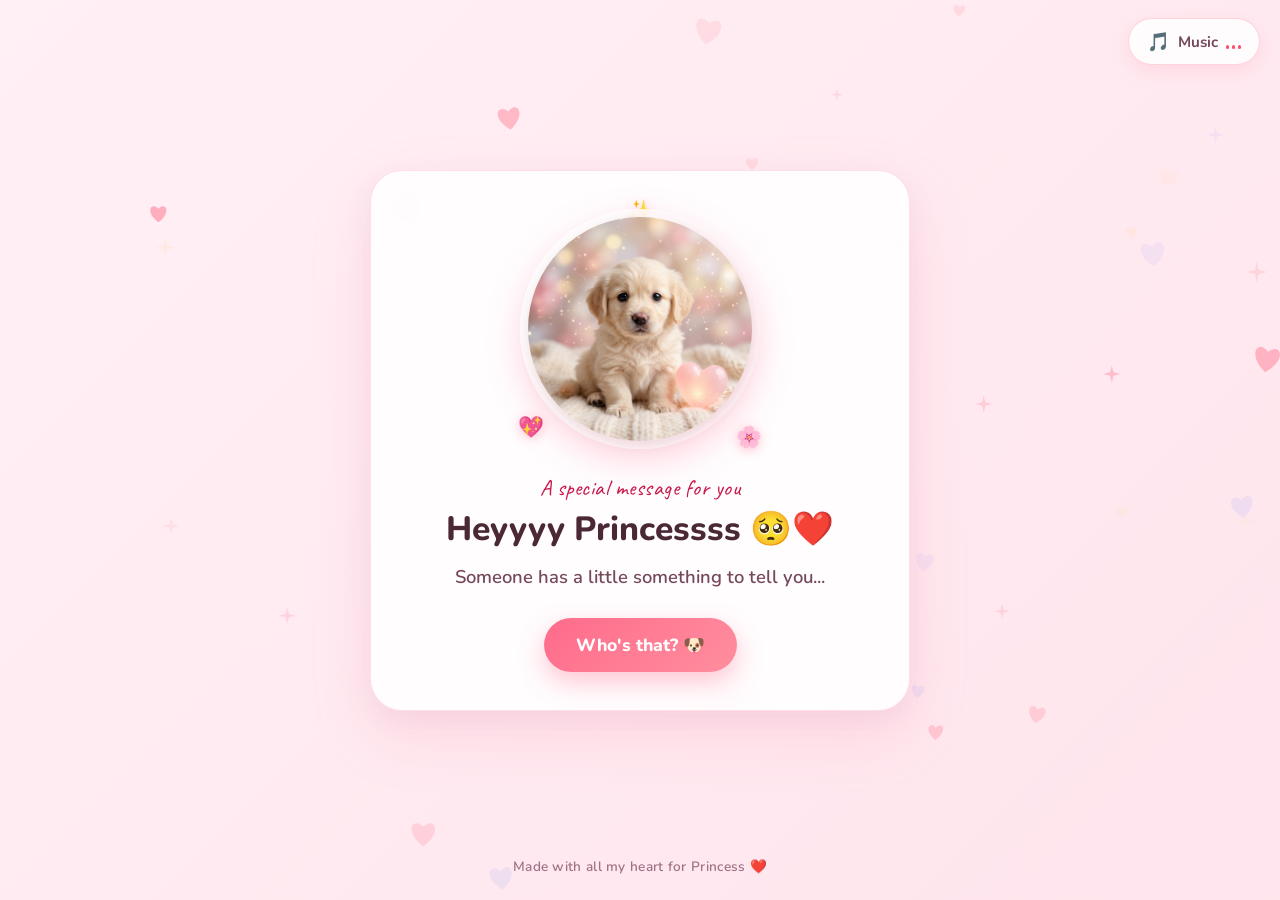
<file: ourlittle story/index.html>
<!DOCTYPE html>
<html lang="en">
<head>
  <meta charset="UTF-8">
  <meta name="viewport" content="width=device-width, initial-scale=1.0">
  <title>A Little Puppy Wants to Say Sorry 🐶❤️</title>
  <meta name="description" content="A cute, romantic apology from a tiny fluffy puppy to someone very special.">
  
  <!-- Romantic & Cute Google Fonts -->
  <link rel="preconnect" href="https://fonts.googleapis.com">
  <link rel="preconnect" href="https://fonts.gstatic.com" crossorigin>
  <link href="https://fonts.googleapis.com/css2?family=Caveat:wght@600;700&family=Nunito:wght@400;600;700;800&family=Playfair+Display:ital,wght@0,600;1,500&display=swap" rel="stylesheet">
  
  <link rel="stylesheet" href="style.css">
</head>
<body class="theme-default">

  <!-- Interactive Floating Background Canvas -->
  <canvas id="bg-canvas" aria-hidden="true"></canvas>

  <!-- Confetti Canvas for Celebration -->
  <canvas id="confetti-canvas" aria-hidden="true"></canvas>

  <!-- Sound / Music Control Widget -->
  <header class="top-bar">
    <button id="music-toggle" class="music-btn" aria-label="Toggle Romantic Music" title="Play romantic melody">
      <span class="music-icon" id="music-icon">🎵</span>
      <span class="music-text" id="music-text">Music</span>
      <span class="music-visualizer" id="music-visualizer" aria-hidden="true">
        <span></span><span></span><span></span>
      </span>
    </button>
  </header>

  <!-- Main Experience Wrapper -->
  <main class="main-container">

    <!-- ==================== SECTION 1: WELCOME SCREEN ==================== -->
    <section id="screen-welcome" class="screen active" aria-label="Welcome Screen">
      <div class="card card-welcome">
        <div class="puppy-frame-wrapper">
          <div class="sparkle-orbit" aria-hidden="true">
            <span class="orbit-sparkle s1">✨</span>
            <span class="orbit-sparkle s2">🌸</span>
            <span class="orbit-sparkle s3">💖</span>
          </div>
          <div class="puppy-avatar-frame">
            <img src="assets/images/puppy_welcome.jpg" 
                 alt="A tiny, fluffy golden retriever puppy sitting sweetly with a glowing pink heart" 
                 class="puppy-img puppy-welcome-img" 
                 loading="eager" />
          </div>
        </div>

        <div class="content-block">
          <span class="sweet-tagline">A special message for you</span>
          <h1 class="main-title">Heyyyy Princessss 🥺❤️</h1>
          <p class="subtitle">Someone has a little something to tell you...</p>
          
          <button id="btn-to-apology" class="cute-btn btn-primary" type="button">
            <span>Who's that? 🐶</span>
          </button>
        </div>
      </div>
    </section>

    <!-- ==================== SECTION 2: THE APOLOGY ==================== -->
    <section id="screen-apology" class="screen" aria-label="The Apology Screen">
      <div class="card card-apology">
        <div class="puppy-frame-wrapper">
          <div class="puppy-avatar-frame">
            <img src="assets/images/puppy_apology.jpg" 
                 alt="A fluffy puppy with innocent, slightly sad eyes looking up pleadingly" 
                 class="puppy-img puppy-apology-img" 
                 loading="lazy" />
          </div>
          <!-- Animated beating heart beside the puppy -->
          <div class="beating-heart-badge" title="My heart belongs to you" aria-hidden="true">
            <svg viewBox="0 0 24 24" class="svg-heart">
              <path d="M12 21.35l-1.45-1.32C5.4 15.36 2 12.28 2 8.5 2 5.42 4.42 3 7.5 3c1.74 0 3.41.81 4.5 2.09C13.09 3.81 14.76 3 16.5 3 19.58 3 22 5.42 22 8.5c0 3.78-3.4 6.86-8.55 11.54L12 21.35z"/>
            </svg>
          </div>
        </div>

        <div class="content-block">
          <h2 class="main-title bounce-title">IT'S MEEEE!! 🥺</h2>
          
          <div class="apology-letter" id="apology-text">
            <p class="letter-para p1">I know I made a mistake, and I'm really sorry for hurting you.</p>
            <p class="letter-para p2">I never wanted to make you sad.</p>
            <p class="letter-para p3">You mean so much to me, and I genuinely want to make things right.</p>
            <p class="letter-para p4">I know saying sorry isn't enough, but I promise I'll try to understand you better and be more careful with your feelings.</p>
            <p class="letter-para p5 highlight-text">Please don't stay sad, my favourite person. ❤️</p>
          </div>

          <button id="btn-to-question" class="cute-btn btn-primary" type="button">
            <span>Will you forgive this idiot? 🥹</span>
          </button>
        </div>
      </div>
    </section>

    <!-- ==================== SECTION 3: THE BIG QUESTION ==================== -->
    <section id="screen-question" class="screen" aria-label="The Big Question Screen">
      <div class="card card-question">
        
        <!-- Interactive Puppy Display (Changes based on choice) -->
        <div class="puppy-frame-wrapper">
          <div class="puppy-avatar-frame question-frame">
            <!-- Question state puppy (holding pink heart) -->
            <img id="img-puppy-question" 
                 src="assets/images/puppy_question.jpg" 
                 alt="Fluffy puppy holding a soft pink heart" 
                 class="puppy-img puppy-state-img active" />
            
            <!-- Happy state puppy (jumping for joy) -->
            <img id="img-puppy-happy" 
                 src="assets/images/puppy_happy.jpg" 
                 alt="Ecstatic fluffy puppy jumping with pure happiness" 
                 class="puppy-img puppy-state-img" />

            <!-- Sad wait state puppy (resting chin on paws) -->
            <img id="img-puppy-sad" 
                 src="assets/images/puppy_sad_wait.jpg" 
                 alt="Fluffy puppy resting chin on paws patiently waiting" 
                 class="puppy-img puppy-state-img" />
          </div>
        </div>

        <!-- State A: The Initial Question -->
        <div id="box-question" class="question-state-box active">
          <h2 class="main-title">One little question...</h2>
          <p class="subtitle">Can this little puppy get a little forgiveness? 🥺</p>

          <div class="button-choice-group">
            <button id="btn-yes" class="cute-btn btn-yes" type="button">
              <span>YESSS, I forgive you ❤️</span>
            </button>
            <button id="btn-angry" class="cute-btn btn-angry" type="button">
              <span>I'M STILL ANGRY 😤</span>
            </button>
          </div>
        </div>

        <!-- State B: Forgiven (YES Clicked) -->
        <div id="box-happy" class="question-state-box">
          <div class="celebration-badge">🎉 🐶 💖</div>
          <h2 class="main-title celebration-text">YAYYYYY!! YOU MADE THIS PUPPY SO HAPPY!! 🐶❤️</h2>
          <p class="subtitle">He loves you to the moon and back a million times! ✨</p>
          
          <button id="btn-to-surprise" class="cute-btn btn-surprise" type="button">
            <span>Send him a little surprise 💌</span>
          </button>
        </div>

        <!-- State C: Still Angry (Patiently Waiting) -->
        <div id="box-angry" class="question-state-box">
          <h2 class="main-title sad-title">Okayyy, I'll wait. 🥺</h2>
          <div class="sad-message-box">
            <p>Take your time. I still owe you a proper apology. 🥺</p>
            <p class="sub-sad-note">No rush at all. You deserve all the patience and love in the world. ❤️</p>
          </div>

          <button id="btn-ask-again" class="cute-btn btn-secondary" type="button">
            <span>Can I ask again later? 🐶</span>
          </button>
        </div>

      </div>
    </section>

    <!-- ==================== SECTION 4: THE FINAL SURPRISE ==================== -->
    <section id="screen-surprise" class="screen" aria-label="Final Surprise Screen">
      <div class="card card-surprise">
        <div class="puppy-frame-wrapper">
          <div class="puppy-avatar-frame pulse-frame">
            <img src="assets/images/puppy_love.jpg" 
                 alt="Realistic fluffy puppy hugging a large pink heart cushion" 
                 class="puppy-img puppy-love-img" 
                 loading="lazy" />
          </div>
          <div class="floating-kiss-cluster" aria-hidden="true">
            <span class="kiss k1">💖</span>
            <span class="kiss k2">🌸</span>
            <span class="kiss k3">✨</span>
          </div>
        </div>

        <div class="content-block">
          <span class="sweet-tagline">Forever & Always</span>
          <h1 class="main-title love-heading">I LOVE YOUUUUU ❤️</h1>
          <p class="subtitle">From your favourite idiot, with lots and lots of love. 🐶</p>

          <!-- WhatsApp Final Action Button -->
          <div class="whatsapp-wrapper">
            <a id="btn-whatsapp" 
               href="https://wa.me/918328237073?text=I%20LOVE%20YOUUUUU%20%E2%9D%A4%EF%B8%8F%F0%9F%A5%BA" 
               target="_blank" 
               rel="noopener noreferrer" 
               class="cute-btn btn-whatsapp">
              <span class="btn-wa-icon" aria-hidden="true">💌</span>
              <span>Send him this little message 💌</span>
            </a>
            <p class="whatsapp-helper-note">
              (Opens WhatsApp with your message ready — just tap Send! 💌)
            </p>
          </div>

          <button id="btn-restart" class="restart-link" type="button">
            <span>🐾 Look at the puppy again</span>
          </button>
        </div>
      </div>
    </section>

  </main>

  <footer class="bottom-footer">
    <p>Made with all my heart for Princess ❤️</p>
  </footer>

  <script src="script.js"></script>
</body>
</html>
</file>
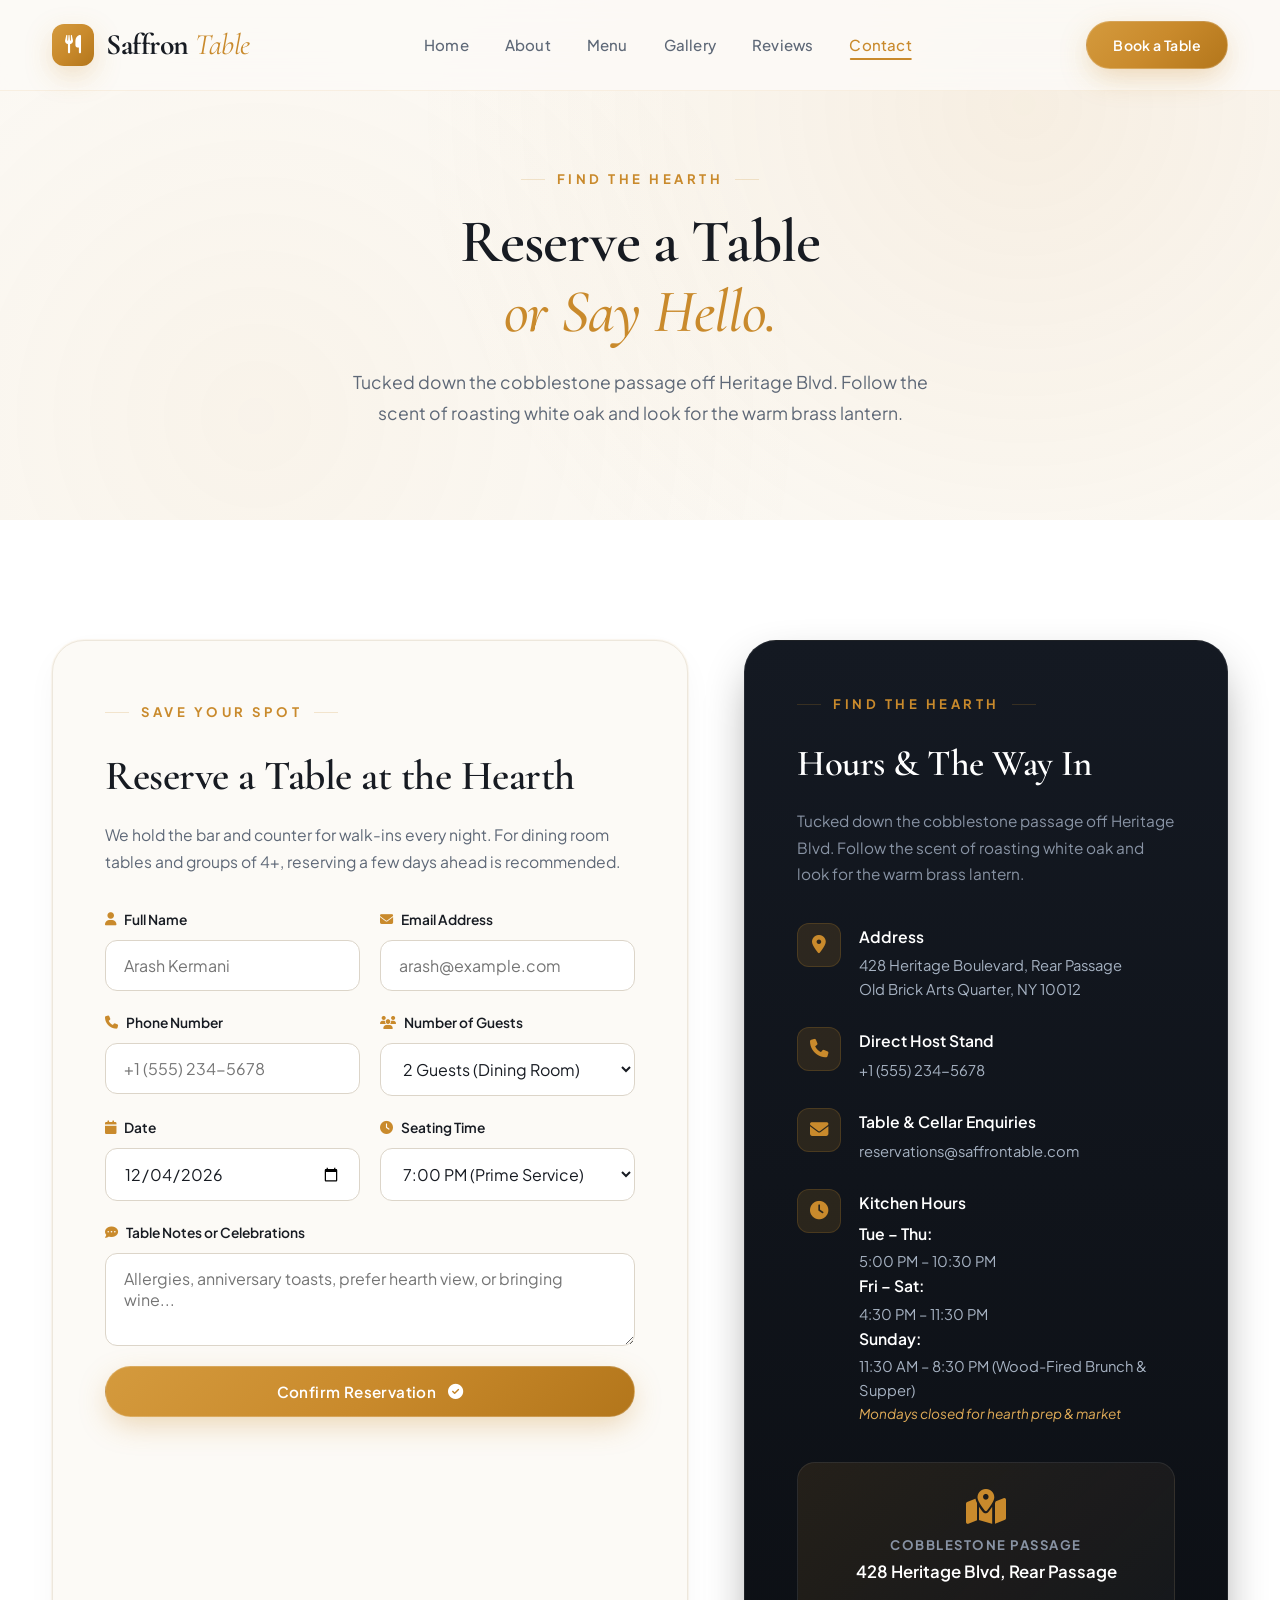
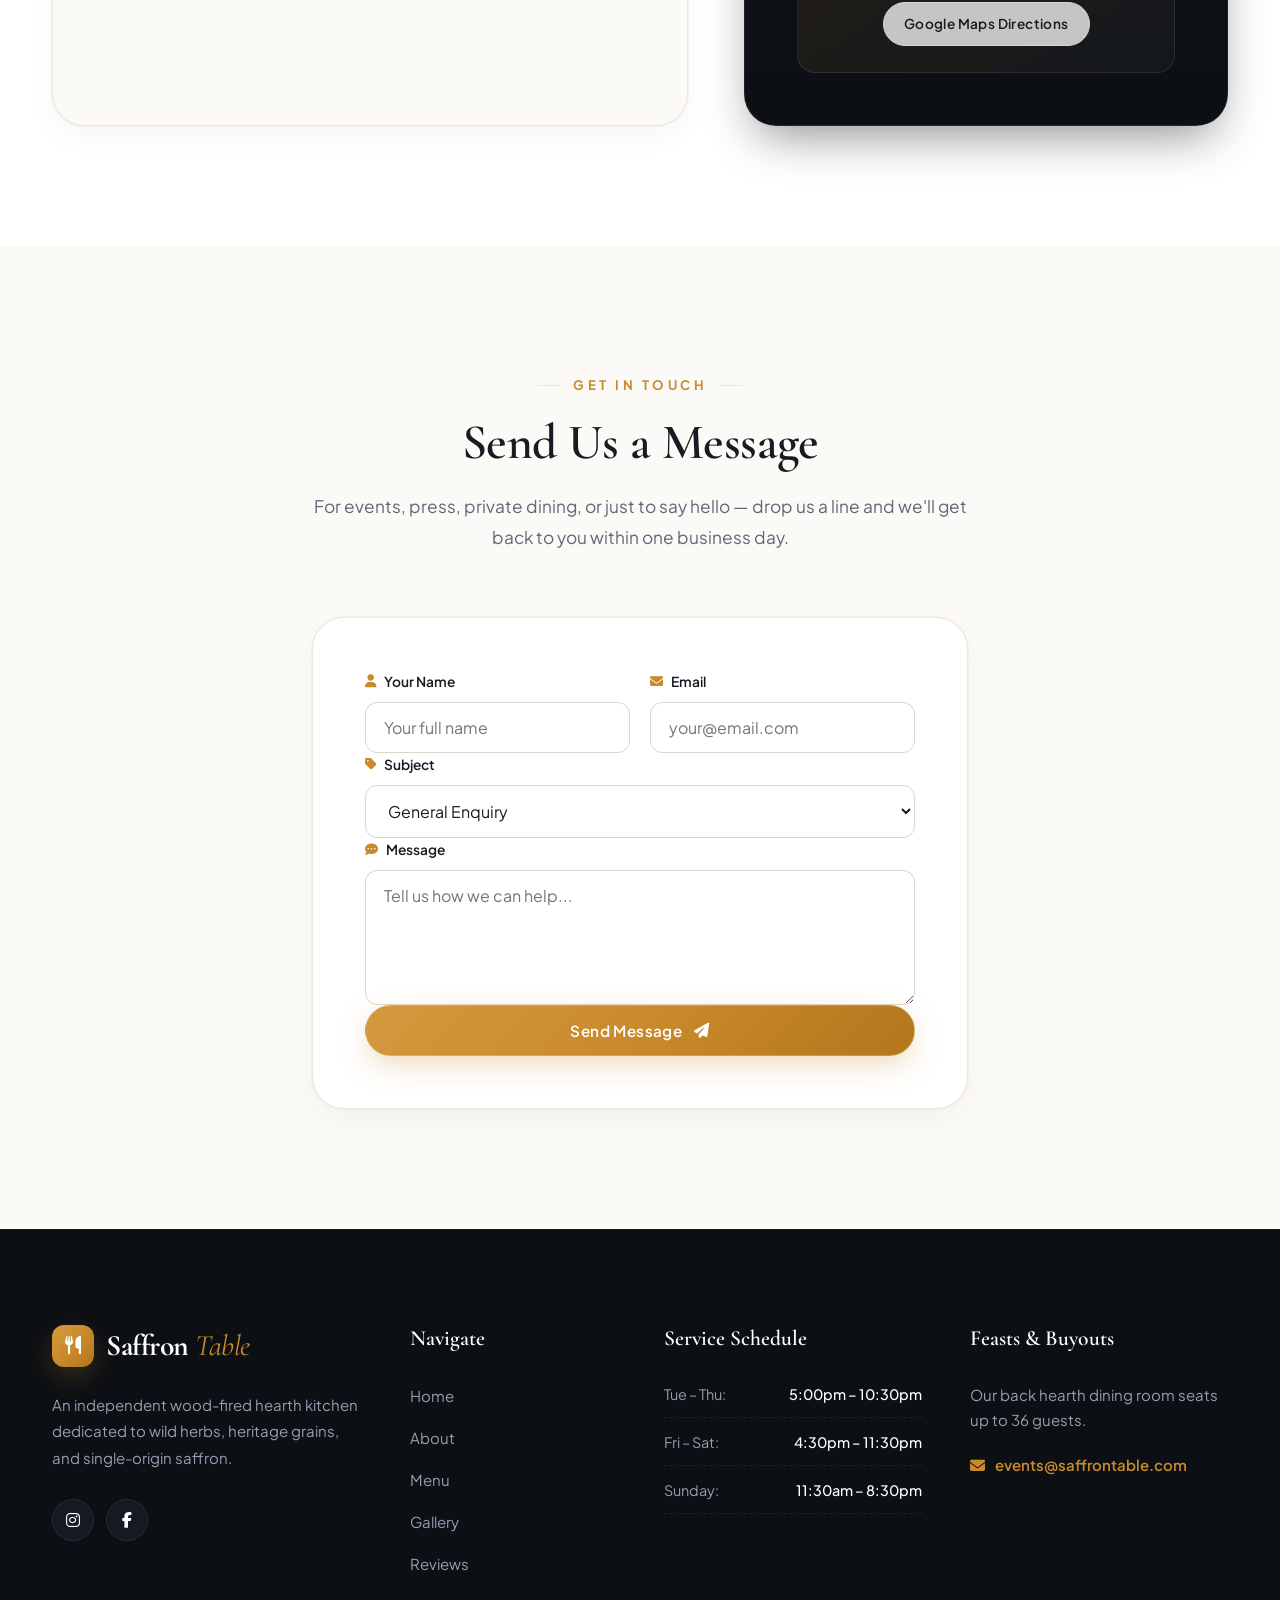
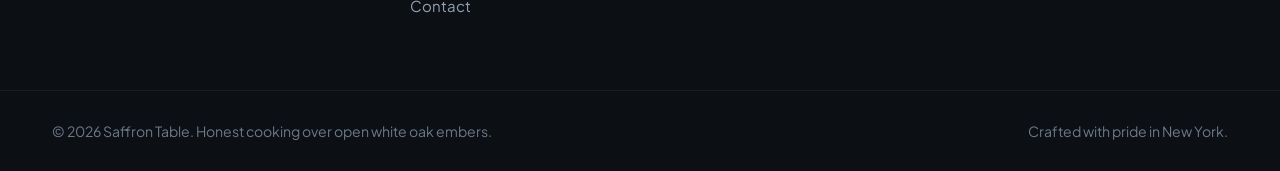
<file: contact.html>
﻿<!DOCTYPE html>
<html lang="en">
<head>
  <meta charset="UTF-8">
  <meta name="viewport" content="width=device-width, initial-scale=1.0">
  <title>Contact & Reserve | Saffron Table</title>
  <link rel="preconnect" href="https://fonts.googleapis.com">
  <link rel="preconnect" href="https://fonts.gstatic.com" crossorigin>
  <link href="https://fonts.googleapis.com/css2?family=Cormorant+Garamond:ital,wght@0,500;0,600;0,700;1,400;1,600&family=Playfair+Display:ital,wght@0,500;0,600;0,700;1,400&family=Plus+Jakarta+Sans:wght@300;400;500;600;700&display=swap" rel="stylesheet">
  <link rel="stylesheet" href="https://cdnjs.cloudflare.com/ajax/libs/font-awesome/6.5.1/css/all.min.css">
  <link rel="stylesheet" href="style.css">
  <link rel="stylesheet" href="pages.css">
</head>
<body>
  <header class="header" id="header">
    <div class="container nav-container">
      <a href="index.html" class="logo"><span class="logo-mark"><i class="fa-solid fa-utensils"></i></span><span class="logo-text">Saffron <span>Table</span></span></a>
      <nav class="navbar" id="navbar">
        <ul class="nav-list">
          <li><a href="index.html" class="nav-link">Home</a></li>
          <li><a href="about.html" class="nav-link">About</a></li>
          <li><a href="menu.html" class="nav-link">Menu</a></li>
          <li><a href="gallery.html" class="nav-link">Gallery</a></li>
          <li><a href="reviews.html" class="nav-link">Reviews</a></li>
          <li><a href="contact.html" class="nav-link active">Contact</a></li>
        </ul>
        <a href="contact.html" class="btn btn-primary nav-cta mobile-only">Book a Table</a>
      </nav>
      <div class="nav-actions">
        <a href="contact.html" class="btn btn-primary nav-cta desktop-only">Book a Table</a>
        <button class="menu-toggle" id="menu-toggle" aria-label="Toggle Navigation Menu"><i class="fa-solid fa-bars"></i></button>
      </div>
    </div>
  </header>

  <section class="page-hero">
    <div class="container">
      <span class="section-subtitle">Find The Hearth</span>
      <h1 class="page-hero-title">Reserve a Table<br><span class="highlight-text">or Say Hello.</span></h1>
      <p class="page-hero-desc">Tucked down the cobblestone passage off Heritage Blvd. Follow the scent of roasting white oak and look for the warm brass lantern.</p>
    </div>
  </section>

  <section class="reservation section-padding" id="reservation">
    <div class="container">
      <div class="reservation-wrapper">
        <div class="reservation-form-container">
          <div class="form-header">
            <span class="section-subtitle">Save Your Spot</span>
            <h2 class="form-title">Reserve a Table at the Hearth</h2>
            <p>We hold the bar and counter for walk-ins every night. For dining room tables and groups of 4+, reserving a few days ahead is recommended.</p>
          </div>
          <form id="reservation-form" class="reservation-form">
            <div class="form-row">
              <div class="form-group"><label for="res-name"><i class="fa-solid fa-user"></i> Full Name</label><input type="text" id="res-name" name="name" placeholder="Arash Kermani" required></div>
              <div class="form-group"><label for="res-email"><i class="fa-solid fa-envelope"></i> Email Address</label><input type="email" id="res-email" name="email" placeholder="arash@example.com" required></div>
            </div>
            <div class="form-row">
              <div class="form-group"><label for="res-phone"><i class="fa-solid fa-phone"></i> Phone Number</label><input type="tel" id="res-phone" name="phone" placeholder="+1 (555) 234-5678" required></div>
              <div class="form-group"><label for="res-guests"><i class="fa-solid fa-users"></i> Number of Guests</label>
                <select id="res-guests" name="guests" required>
                  <option value="1">1 Guest (Counter Seat)</option>
                  <option value="2" selected>2 Guests (Dining Room)</option>
                  <option value="3">3 Guests (Dining Room)</option>
                  <option value="4">4 Guests (Hearth Table)</option>
                  <option value="5">5 Guests (Hearth Table)</option>
                  <option value="6+">6+ Guests (Family Feast)</option>
                </select>
              </div>
            </div>
            <div class="form-row">
              <div class="form-group"><label for="res-date"><i class="fa-solid fa-calendar"></i> Date</label><input type="date" id="res-date" name="date" required></div>
              <div class="form-group"><label for="res-time"><i class="fa-solid fa-clock"></i> Seating Time</label>
                <select id="res-time" name="time" required>
                  <option value="5:00 PM">5:00 PM (Early Hearth)</option>
                  <option value="5:30 PM">5:30 PM</option>
                  <option value="6:00 PM">6:00 PM</option>
                  <option value="6:30 PM">6:30 PM</option>
                  <option value="7:00 PM" selected>7:00 PM (Prime Service)</option>
                  <option value="7:30 PM">7:30 PM</option>
                  <option value="8:00 PM">8:00 PM</option>
                  <option value="8:30 PM">8:30 PM</option>
                  <option value="9:00 PM">9:00 PM (Late Seating)</option>
                </select>
              </div>
            </div>
            <div class="form-group"><label for="res-notes"><i class="fa-solid fa-comment-dots"></i> Table Notes or Celebrations</label><textarea id="res-notes" name="notes" rows="3" placeholder="Allergies, anniversary toasts, prefer hearth view, or bringing wine..."></textarea></div>
            <button type="submit" class="btn btn-primary btn-block" id="reserve-btn">Confirm Reservation <i class="fa-solid fa-circle-check"></i></button>
          </form>
          <div id="reservation-alert" class="reservation-alert hidden">
            <div class="alert-icon"><i class="fa-solid fa-circle-check"></i></div>
            <div class="alert-content"><h4>Table Reserved Successfully!</h4><p id="alert-message">We look forward to welcoming you to Saffron Table.</p></div>
          </div>
        </div>

        <div class="contact-info-panel" id="contact">
          <div class="info-card">
            <span class="section-subtitle">Find The Hearth</span>
            <h3 class="panel-title">Hours & The Way In</h3>
            <p class="panel-desc">Tucked down the cobblestone passage off Heritage Blvd. Follow the scent of roasting white oak and look for the warm brass lantern.</p>
            <ul class="contact-list">
              <li><div class="contact-icon"><i class="fa-solid fa-location-dot"></i></div><div><strong>Address</strong><p>428 Heritage Boulevard, Rear Passage<br>Old Brick Arts Quarter, NY 10012</p></div></li>
              <li><div class="contact-icon"><i class="fa-solid fa-phone"></i></div><div><strong>Direct Host Stand</strong><p><a href="tel:+15552345678">+1 (555) 234-5678</a></p></div></li>
              <li><div class="contact-icon"><i class="fa-solid fa-envelope"></i></div><div><strong>Table & Cellar Enquiries</strong><p><a href="mailto:reservations@saffrontable.com">reservations@saffrontable.com</a></p></div></li>
              <li><div class="contact-icon"><i class="fa-solid fa-clock"></i></div><div><strong>Kitchen Hours</strong><p><strong>Tue – Thu:</strong> 5:00 PM – 10:30 PM<br><strong>Fri – Sat:</strong> 4:30 PM – 11:30 PM<br><strong>Sunday:</strong> 11:30 AM – 8:30 PM (Wood-Fired Brunch & Supper)<br><em style="color:#e2ad58;font-size:0.85rem;">Mondays closed for hearth prep & market</em></p></div></li>
            </ul>
            <div class="map-card">
              <div class="map-inner">
                <i class="fa-solid fa-map-location-dot"></i>
                <span>Cobblestone Passage</span>
                <p>428 Heritage Blvd, Rear Passage</p>
                <a href="https://maps.google.com" target="_blank" rel="noopener" class="btn btn-outline btn-sm">Google Maps Directions</a>
              </div>
            </div>
          </div>
        </div>
      </div>
    </div>
  </section>

  <!-- Contact message form -->
  <section class="section-padding" style="background:var(--light-bg);">
    <div class="container" style="max-width:720px;">
      <div class="section-header text-center">
        <span class="section-subtitle">Get in Touch</span>
        <h2 class="section-title">Send Us a Message</h2>
        <p class="section-description">For events, press, private dining, or just to say hello — drop us a line and we'll get back to you within one business day.</p>
      </div>
      <div style="background:#fff;border-radius:var(--radius-xl);padding:52px;box-shadow:var(--shadow-card);border:1px solid var(--light-border);">
        <form id="contact-form">
          <div class="form-row">
            <div class="form-group"><label><i class="fa-solid fa-user"></i> Your Name</label><input type="text" placeholder="Your full name" required></div>
            <div class="form-group"><label><i class="fa-solid fa-envelope"></i> Email</label><input type="email" placeholder="your@email.com" required></div>
          </div>
          <div class="form-group"><label><i class="fa-solid fa-tag"></i> Subject</label>
            <select>
              <option>General Enquiry</option>
              <option>Private Dining / Buyout</option>
              <option>Press & Media</option>
              <option>Career Opportunity</option>
              <option>Feedback</option>
            </select>
          </div>
          <div class="form-group"><label><i class="fa-solid fa-comment-dots"></i> Message</label><textarea rows="5" placeholder="Tell us how we can help..." required></textarea></div>
          <button type="submit" class="btn btn-primary btn-block">Send Message <i class="fa-solid fa-paper-plane"></i></button>
        </form>
      </div>
    </div>
  </section>

  <footer class="footer">
    <div class="container footer-container">
      <div class="footer-col brand-col"><a href="index.html" class="logo footer-logo"><span class="logo-mark"><i class="fa-solid fa-utensils"></i></span><span class="logo-text">Saffron <span>Table</span></span></a><p class="footer-about">An independent wood-fired hearth kitchen dedicated to wild herbs, heritage grains, and single-origin saffron.</p><div class="social-links"><a href="#" aria-label="Instagram"><i class="fa-brands fa-instagram"></i></a><a href="#" aria-label="Facebook"><i class="fa-brands fa-facebook-f"></i></a></div></div>
      <div class="footer-col"><h4 class="footer-heading">Navigate</h4><ul class="footer-links"><li><a href="index.html">Home</a></li><li><a href="about.html">About</a></li><li><a href="menu.html">Menu</a></li><li><a href="gallery.html">Gallery</a></li><li><a href="reviews.html">Reviews</a></li><li><a href="contact.html">Contact</a></li></ul></div>
      <div class="footer-col"><h4 class="footer-heading">Service Schedule</h4><ul class="footer-hours"><li><span>Tue – Thu:</span> <span>5:00pm – 10:30pm</span></li><li><span>Fri – Sat:</span> <span>4:30pm – 11:30pm</span></li><li><span>Sunday:</span> <span>11:30am – 8:30pm</span></li></ul></div>
      <div class="footer-col"><h4 class="footer-heading">Feasts & Buyouts</h4><p class="footer-text">Our back hearth dining room seats up to 36 guests.</p><a href="mailto:events@saffrontable.com" class="footer-link-highlight"><i class="fa-solid fa-envelope"></i> events@saffrontable.com</a></div>
    </div>
    <div class="footer-bottom"><div class="container footer-bottom-container"><p>&copy; 2026 Saffron Table. Honest cooking over open white oak embers.</p><p>Crafted with pride in New York.</p></div></div>
  </footer>
  <script src="script.js"></script>
  <script>
    document.getElementById('contact-form').addEventListener('submit', e => {
      e.preventDefault();
      alert('Thanks! We will get back to you within one business day.');
      e.target.reset();
    });
  </script>
</body>
</html>
</file>
<file: ourlittle story/style.css>
/* ==========================================================================
   A LITTLE PUPPY WANTS TO SAY SORRY 🐶❤️
   Dreamy Pastel-Pink Romantic Stylesheet
   ========================================================================== */

/* --------------------------------------------------------------------------
   CSS VARIABLES & DESIGN SYSTEM
   -------------------------------------------------------------------------- */
:root {
  /* Pastel Pink Color Palette */
  --bg-gradient-1: #FFF0F5;       /* Lavender blush / creamy soft pink */
  --bg-gradient-2: #FFE4EC;       /* Baby pink */
  --bg-gradient-3: #F3E8FF;       /* Soft lavender */
  --bg-gradient-4: #FFEFE6;       /* Light peach */

  /* Joyful / Happy Gradient (Bright Pink after YES) */
  --bg-happy-1: #FFF5F7;
  --bg-happy-2: #FFD6E0;
  --bg-happy-3: #FFE3EC;
  --bg-happy-4: #FFF0F3;

  /* Card & Glassmorphism */
  --card-bg: rgba(255, 255, 255, 0.88);
  --card-border: rgba(255, 214, 224, 0.8);
  --card-shadow: 0 24px 60px rgba(255, 143, 171, 0.2), 
                 0 10px 25px rgba(216, 191, 216, 0.25);
  
  /* Text Colors */
  --text-primary: #4A2835;        /* Deep warm berry for high contrast & clarity */
  --text-secondary: #75485B;      /* Muted rosy plum */
  --text-muted: #9F7285;          /* Soft gentle caption */
  --accent-pink: #FF4D6D;         /* Vibrant heart pink */
  --accent-rose: #C9184A;         /* Romantic deep rose */
  --accent-gold: #FFB703;         /* Sparkle gold */

  /* Button Gradients */
  --btn-primary-grad: linear-gradient(135deg, #FF6B8B 0%, #FF8E9E 100%);
  --btn-primary-shadow: 0 10px 26px rgba(255, 107, 139, 0.38);
  
  --btn-yes-grad: linear-gradient(135deg, #FF4D6D 0%, #FF758F 100%);
  --btn-yes-shadow: 0 12px 30px rgba(255, 77, 109, 0.42);

  --btn-whatsapp-grad: linear-gradient(135deg, #E63946 0%, #FF4D6D 50%, #FF758F 100%);
  --btn-whatsapp-shadow: 0 14px 34px rgba(230, 57, 70, 0.45);

  /* Fonts */
  --font-body: 'Nunito', -apple-system, BlinkMacSystemFont, "Segoe UI", Roboto, sans-serif;
  --font-romantic: 'Caveat', cursive, sans-serif;
  --font-serif: 'Playfair Display', Georgia, serif;

  /* Dimensions & Spacing */
  --border-radius-card: 32px;
  --border-radius-btn: 999px;
  --max-card-width: 580px;

  /* Transition speeds */
  --transition-smooth: all 0.45s cubic-bezier(0.25, 1, 0.5, 1);
  --transition-fast: all 0.25s ease-out;
}

/* --------------------------------------------------------------------------
   BASE & RESET
   -------------------------------------------------------------------------- */
*, *::before, *::after {
  box-sizing: border-box;
  margin: 0;
  padding: 0;
}

html {
  font-size: 16px;
  scroll-behavior: smooth;
  -webkit-font-smoothing: antialiased;
  -moz-osx-font-smoothing: grayscale;
}

body {
  font-family: var(--font-body);
  color: var(--text-primary);
  min-height: 100vh;
  min-height: 100dvh;
  position: relative;
  overflow-x: hidden;
  display: flex;
  flex-direction: column;
  justify-content: space-between;
  background: linear-gradient(135deg, var(--bg-gradient-1) 0%, var(--bg-gradient-2) 35%, var(--bg-gradient-3) 70%, var(--bg-gradient-4) 100%);
  background-size: 300% 300%;
  animation: gradientShift 18s ease infinite;
  transition: background 1.2s ease;
}

body.theme-celebration {
  background: linear-gradient(135deg, var(--bg-happy-1) 0%, var(--bg-happy-2) 30%, var(--bg-happy-3) 70%, var(--bg-happy-4) 100%);
  background-size: 300% 300%;
  animation: gradientShift 12s ease infinite;
}

@keyframes gradientShift {
  0% { background-position: 0% 50%; }
  50% { background-position: 100% 50%; }
  100% { background-position: 0% 50%; }
}

/* --------------------------------------------------------------------------
   FLOATING CANVAS BACKGROUNDS
   -------------------------------------------------------------------------- */
#bg-canvas {
  position: fixed;
  top: 0;
  left: 0;
  width: 100%;
  height: 100%;
  pointer-events: none;
  z-index: 1;
}

#confetti-canvas {
  position: fixed;
  top: 0;
  left: 0;
  width: 100%;
  height: 100%;
  pointer-events: none;
  z-index: 99;
}

/* --------------------------------------------------------------------------
   TOP BAR & MUSIC CONTROLLER
   -------------------------------------------------------------------------- */
.top-bar {
  position: fixed;
  top: 18px;
  right: 20px;
  z-index: 50;
}

.music-btn {
  display: inline-flex;
  align-items: center;
  gap: 8px;
  padding: 10px 18px;
  background: rgba(255, 255, 255, 0.85);
  backdrop-filter: blur(12px);
  -webkit-backdrop-filter: blur(12px);
  border: 1.5px solid rgba(255, 182, 193, 0.6);
  border-radius: var(--border-radius-btn);
  color: var(--text-secondary);
  font-family: var(--font-body);
  font-size: 0.95rem;
  font-weight: 700;
  cursor: pointer;
  box-shadow: 0 6px 18px rgba(255, 143, 171, 0.2);
  transition: var(--transition-fast);
  user-select: none;
}

.music-btn:hover {
  transform: translateY(-2px);
  box-shadow: 0 8px 24px rgba(255, 107, 139, 0.3);
  border-color: var(--accent-pink);
  color: var(--accent-rose);
}

.music-btn:active {
  transform: translateY(1px);
}

.music-btn.playing {
  border-color: var(--accent-pink);
  color: var(--accent-rose);
  background: rgba(255, 240, 245, 0.95);
}

.music-icon {
  font-size: 1.15rem;
  display: inline-block;
  transition: transform 0.3s ease;
}

.music-btn.playing .music-icon {
  animation: notePulse 1.2s ease-in-out infinite;
}

@keyframes notePulse {
  0%, 100% { transform: scale(1) rotate(0deg); }
  50% { transform: scale(1.2) rotate(-8deg); }
}

/* Music Visualizer Bars */
.music-visualizer {
  display: flex;
  align-items: flex-end;
  gap: 3px;
  height: 14px;
}

.music-visualizer span {
  display: block;
  width: 3px;
  height: 4px;
  background: var(--accent-pink);
  border-radius: 2px;
  transition: height 0.2s ease;
}

.music-btn.playing .music-visualizer span:nth-child(1) {
  animation: soundBar 0.8s ease-in-out infinite alternate;
}
.music-btn.playing .music-visualizer span:nth-child(2) {
  animation: soundBar 0.6s ease-in-out infinite 0.2s alternate;
}
.music-btn.playing .music-visualizer span:nth-child(3) {
  animation: soundBar 0.9s ease-in-out infinite 0.4s alternate;
}

@keyframes soundBar {
  0% { height: 3px; }
  100% { height: 14px; }
}

/* --------------------------------------------------------------------------
   MAIN CONTAINER & SCREEN LAYOUTS
   -------------------------------------------------------------------------- */
.main-container {
  position: relative;
  z-index: 10;
  width: 100%;
  max-width: var(--max-card-width);
  margin: 0 auto;
  padding: 80px 20px 40px;
  flex: 1;
  display: flex;
  align-items: center;
  justify-content: center;
}

.screen {
  display: none;
  width: 100%;
  opacity: 0;
  transform: translateY(20px) scale(0.97);
  transition: opacity 0.5s cubic-bezier(0.25, 1, 0.5, 1),
              transform 0.5s cubic-bezier(0.25, 1, 0.5, 1);
}

.screen.active {
  display: block;
  opacity: 1;
  transform: translateY(0) scale(1);
  animation: screenEnter 0.6s cubic-bezier(0.25, 1, 0.5, 1) forwards;
}

@keyframes screenEnter {
  0% {
    opacity: 0;
    transform: translateY(24px) scale(0.96);
  }
  100% {
    opacity: 1;
    transform: translateY(0) scale(1);
  }
}

/* --------------------------------------------------------------------------
   ROMANTIC CARDS
   -------------------------------------------------------------------------- */
.card {
  position: relative;
  background: var(--card-bg);
  backdrop-filter: blur(16px);
  -webkit-backdrop-filter: blur(16px);
  border: 1.5px solid var(--card-border);
  border-radius: var(--border-radius-card);
  box-shadow: var(--card-shadow);
  padding: 38px 28px;
  text-align: center;
  overflow: hidden;
  transition: transform 0.4s ease, box-shadow 0.4s ease;
}

.card:hover {
  box-shadow: 0 28px 70px rgba(255, 143, 171, 0.28), 
              0 12px 30px rgba(216, 191, 216, 0.3);
}

/* --------------------------------------------------------------------------
   PUPPY AVATAR & FRAMING
   -------------------------------------------------------------------------- */
.puppy-frame-wrapper {
  position: relative;
  width: 240px;
  height: 240px;
  margin: 0 auto 24px;
}

.puppy-avatar-frame {
  position: relative;
  width: 100%;
  height: 100%;
  border-radius: 50%;
  padding: 8px;
  background: linear-gradient(135deg, rgba(255, 255, 255, 0.95), rgba(255, 209, 220, 0.7));
  box-shadow: 0 12px 32px rgba(255, 143, 171, 0.35),
              inset 0 0 15px rgba(255, 255, 255, 0.8);
  animation: puppyBreathing 4s ease-in-out infinite;
}

.puppy-img {
  width: 100%;
  height: 100%;
  object-fit: cover;
  border-radius: 50%;
  display: block;
  box-shadow: 0 4px 14px rgba(0, 0, 0, 0.08);
}

@keyframes puppyBreathing {
  0%, 100% {
    transform: translateY(0) scale(1);
  }
  50% {
    transform: translateY(-8px) scale(1.02);
  }
}

/* Orbiting Sparkles around Welcome Puppy */
.sparkle-orbit {
  position: absolute;
  top: -12px;
  left: -12px;
  right: -12px;
  bottom: -12px;
  pointer-events: none;
  animation: slowOrbit 16s linear infinite;
}

.orbit-sparkle {
  position: absolute;
  font-size: 1.3rem;
  filter: drop-shadow(0 2px 6px rgba(255, 107, 139, 0.4));
}

.orbit-sparkle.s1 { top: 0; left: 50%; transform: translateX(-50%); }
.orbit-sparkle.s2 { bottom: 10px; right: 10px; }
.orbit-sparkle.s3 { bottom: 20px; left: 10px; }

@keyframes slowOrbit {
  0% { transform: rotate(0deg); }
  100% { transform: rotate(360deg); }
}

/* Beating Heart Badge beside Apology Puppy */
.beating-heart-badge {
  position: absolute;
  bottom: 8px;
  right: 12px;
  width: 50px;
  height: 50px;
  border-radius: 50%;
  background: #FFFFFF;
  border: 2px solid #FFD1DC;
  display: flex;
  align-items: center;
  justify-content: center;
  box-shadow: 0 8px 20px rgba(255, 77, 109, 0.35);
  animation: heartPulse 1.4s ease-in-out infinite;
  z-index: 5;
}

.svg-heart {
  width: 26px;
  height: 26px;
  fill: var(--accent-pink);
}

@keyframes heartPulse {
  0%, 100% {
    transform: scale(1);
  }
  14% {
    transform: scale(1.22);
  }
  28% {
    transform: scale(1);
  }
  42% {
    transform: scale(1.15);
  }
  70% {
    transform: scale(1);
  }
}

/* Multi-State Puppy Images in Section 3 */
.question-frame {
  position: relative;
  overflow: hidden;
}

.puppy-state-img {
  position: absolute;
  top: 8px;
  left: 8px;
  width: calc(100% - 16px);
  height: calc(100% - 16px);
  border-radius: 50%;
  opacity: 0;
  transform: scale(0.92);
  transition: opacity 0.45s ease, transform 0.45s cubic-bezier(0.25, 1, 0.5, 1);
  pointer-events: none;
}

.puppy-state-img.active {
  opacity: 1;
  transform: scale(1);
  pointer-events: auto;
}

/* Jumping Puppy animation for YES state */
.puppy-jump {
  animation: puppyJumpAnimation 0.8s ease-in-out infinite alternate !important;
}

@keyframes puppyJumpAnimation {
  0% {
    transform: translateY(0) scale(1);
  }
  50% {
    transform: translateY(-20px) scale(1.06) rotate(2deg);
  }
  100% {
    transform: translateY(0) scale(0.98) rotate(-2deg);
  }
}

/* Pulse Frame for Final Screen */
.pulse-frame {
  animation: gentleGlowPulse 3s ease-in-out infinite, puppyBreathing 5s ease-in-out infinite;
}

@keyframes gentleGlowPulse {
  0%, 100% {
    box-shadow: 0 12px 32px rgba(255, 143, 171, 0.35),
                0 0 20px rgba(255, 182, 193, 0.4);
  }
  50% {
    box-shadow: 0 16px 42px rgba(255, 77, 109, 0.5),
                0 0 35px rgba(255, 107, 139, 0.6);
  }
}

.floating-kiss-cluster {
  position: absolute;
  top: 0;
  left: 0;
  width: 100%;
  height: 100%;
  pointer-events: none;
}

.kiss {
  position: absolute;
  font-size: 1.4rem;
  animation: kissDrift 3s ease-in-out infinite;
}

.kiss.k1 { top: -10px; right: 15px; animation-delay: 0s; }
.kiss.k2 { bottom: 15px; left: -10px; animation-delay: 1s; }
.kiss.k3 { top: 40%; left: -15px; animation-delay: 2s; }

@keyframes kissDrift {
  0%, 100% { transform: translateY(0) scale(1); opacity: 0.8; }
  50% { transform: translateY(-12px) scale(1.18); opacity: 1; }
}

/* --------------------------------------------------------------------------
   TYPOGRAPHY & CONTENT
   -------------------------------------------------------------------------- */
.sweet-tagline {
  display: inline-block;
  font-family: var(--font-romantic);
  font-size: 1.4rem;
  color: var(--accent-rose);
  margin-bottom: 6px;
  letter-spacing: 0.5px;
}

.main-title {
  font-family: var(--font-body);
  font-size: 2.1rem;
  font-weight: 800;
  color: var(--text-primary);
  line-height: 1.25;
  margin-bottom: 12px;
}

.bounce-title {
  animation: gentleBounce 2s ease infinite;
}

@keyframes gentleBounce {
  0%, 100% { transform: translateY(0); }
  50% { transform: translateY(-4px); }
}

.love-heading {
  font-size: 2.3rem;
  background: linear-gradient(135deg, var(--accent-rose), var(--accent-pink));
  -webkit-background-clip: text;
  -webkit-text-fill-color: transparent;
  display: inline-block;
}

.subtitle {
  font-size: 1.15rem;
  font-weight: 600;
  color: var(--text-secondary);
  line-height: 1.6;
  margin-bottom: 26px;
}

/* Apology Letter Styling */
.apology-letter {
  background: rgba(255, 245, 248, 0.7);
  border: 1px dashed rgba(255, 182, 193, 0.8);
  border-radius: 20px;
  padding: 22px 20px;
  margin-bottom: 26px;
  text-align: left;
}

.letter-para {
  font-size: 1.05rem;
  line-height: 1.65;
  color: var(--text-secondary);
  margin-bottom: 12px;
  opacity: 0;
  transform: translateY(10px);
  animation: textFadeIn 0.7s cubic-bezier(0.2, 0.8, 0.2, 1) forwards;
}

.letter-para.p1 { animation-delay: 0.15s; }
.letter-para.p2 { animation-delay: 0.35s; }
.letter-para.p3 { animation-delay: 0.55s; }
.letter-para.p4 { animation-delay: 0.75s; }
.letter-para.p5 { animation-delay: 0.95s; margin-bottom: 0; }

@keyframes textFadeIn {
  to {
    opacity: 1;
    transform: translateY(0);
  }
}

.highlight-text {
  font-weight: 800;
  color: var(--accent-rose);
  font-size: 1.12rem;
  padding-top: 6px;
  border-top: 1px solid rgba(255, 182, 193, 0.4);
}

/* Question State Boxes */
.question-state-box {
  display: none;
  opacity: 0;
  transform: scale(0.96);
  transition: opacity 0.4s ease, transform 0.4s ease;
}

.question-state-box.active {
  display: block;
  opacity: 1;
  transform: scale(1);
}

.celebration-badge {
  font-size: 2.2rem;
  margin-bottom: 8px;
  animation: badgePop 0.6s cubic-bezier(0.175, 0.885, 0.32, 1.275);
}

@keyframes badgePop {
  0% { transform: scale(0.5); opacity: 0; }
  100% { transform: scale(1); opacity: 1; }
}

.celebration-text {
  color: var(--accent-rose);
  font-size: 1.85rem;
}

.sad-title {
  color: var(--text-secondary);
}

.sad-message-box {
  background: rgba(248, 243, 248, 0.8);
  border: 1px solid rgba(216, 191, 216, 0.6);
  border-radius: 18px;
  padding: 18px;
  margin-bottom: 22px;
  font-size: 1.05rem;
  line-height: 1.6;
  color: var(--text-secondary);
}

.sub-sad-note {
  font-size: 0.92rem;
  color: var(--text-muted);
  margin-top: 8px;
  font-style: italic;
}

/* --------------------------------------------------------------------------
   INTERACTIVE BUTTONS
   -------------------------------------------------------------------------- */
.cute-btn {
  display: inline-flex;
  align-items: center;
  justify-content: center;
  gap: 10px;
  padding: 15px 32px;
  border: none;
  border-radius: var(--border-radius-btn);
  font-family: var(--font-body);
  font-size: 1.1rem;
  font-weight: 800;
  cursor: pointer;
  text-decoration: none;
  transition: var(--transition-fast);
  user-select: none;
  -webkit-tap-highlight-color: transparent;
  outline: none;
}

.cute-btn:focus-visible {
  box-shadow: 0 0 0 4px rgba(255, 77, 109, 0.35);
}

/* Primary Button */
.btn-primary {
  background: var(--btn-primary-grad);
  color: #FFFFFF;
  box-shadow: var(--btn-primary-shadow);
}

.btn-primary:hover {
  transform: translateY(-3px) scale(1.02);
  box-shadow: 0 14px 32px rgba(255, 107, 139, 0.48);
}

.btn-primary:active {
  transform: translateY(1px) scale(0.98);
}

/* Button Group for Question Screen */
.button-choice-group {
  display: flex;
  flex-direction: column;
  gap: 14px;
  margin-top: 10px;
}

.btn-yes {
  background: var(--btn-yes-grad);
  color: #FFFFFF;
  box-shadow: var(--btn-yes-shadow);
  font-size: 1.15rem;
  padding: 16px 28px;
}

.btn-yes:hover {
  transform: translateY(-3px) scale(1.03);
  box-shadow: 0 16px 36px rgba(255, 77, 109, 0.52);
}

.btn-yes:active {
  transform: translateY(1px) scale(0.98);
}

/* STILL ANGRY Button: Respectful, stays firmly in place, never disappears */
.btn-angry {
  background: rgba(255, 255, 255, 0.95);
  border: 2px solid #E8B4B8;
  color: #7A4056;
  box-shadow: 0 6px 18px rgba(181, 131, 141, 0.15);
  font-size: 1.05rem;
  padding: 14px 28px;
}

.btn-angry:hover {
  background: #FFF0F3;
  border-color: #DDA7AA;
  color: #632E42;
  transform: translateY(-2px);
  box-shadow: 0 8px 22px rgba(181, 131, 141, 0.22);
}

.btn-angry:active {
  transform: translateY(1px);
}

/* Secondary Button ("Can I ask again later?") */
.btn-secondary {
  background: #FFFFFF;
  border: 2px solid var(--accent-pink);
  color: var(--accent-rose);
  box-shadow: 0 8px 20px rgba(255, 77, 109, 0.2);
  font-size: 1.05rem;
  padding: 14px 28px;
}

.btn-secondary:hover {
  background: #FFF5F7;
  transform: translateY(-2px);
  box-shadow: 0 10px 26px rgba(255, 77, 109, 0.3);
}

.btn-secondary:active {
  transform: translateY(1px);
}

/* Surprise Button (after YES) */
.btn-surprise {
  background: var(--btn-primary-grad);
  color: #FFFFFF;
  box-shadow: var(--btn-primary-shadow);
  font-size: 1.15rem;
  padding: 16px 32px;
  animation: pulseButton 2s infinite;
}

@keyframes pulseButton {
  0%, 100% { transform: scale(1); }
  50% { transform: scale(1.03); }
}

/* --------------------------------------------------------------------------
   WHATSAPP INTEGRATION BUTTON
   -------------------------------------------------------------------------- */
.whatsapp-wrapper {
  margin: 10px 0 24px;
}

.btn-whatsapp {
  width: 100%;
  max-width: 380px;
  background: var(--btn-whatsapp-grad);
  color: #FFFFFF;
  box-shadow: var(--btn-whatsapp-shadow);
  font-size: 1.15rem;
  padding: 16px 28px;
  margin: 0 auto;
}

.btn-whatsapp:hover {
  transform: translateY(-3px) scale(1.03);
  box-shadow: 0 18px 40px rgba(230, 57, 70, 0.55);
}

.btn-whatsapp:active {
  transform: translateY(1px) scale(0.98);
}

.btn-wa-icon {
  font-size: 1.3rem;
}

.whatsapp-helper-note {
  font-size: 0.88rem;
  color: var(--text-muted);
  margin-top: 10px;
  line-height: 1.4;
}

.restart-link {
  background: none;
  border: none;
  color: var(--text-secondary);
  font-family: var(--font-body);
  font-size: 0.95rem;
  font-weight: 700;
  text-decoration: underline;
  text-underline-offset: 4px;
  cursor: pointer;
  padding: 8px 14px;
  border-radius: 8px;
  transition: color 0.2s ease;
}

.restart-link:hover {
  color: var(--accent-rose);
}

/* --------------------------------------------------------------------------
   BOTTOM FOOTER
   -------------------------------------------------------------------------- */
.bottom-footer {
  position: relative;
  z-index: 10;
  text-align: center;
  padding: 16px 20px 24px;
  color: var(--text-muted);
  font-size: 0.85rem;
  font-weight: 600;
  letter-spacing: 0.3px;
}

/* --------------------------------------------------------------------------
   RESPONSIVENESS (MOBILE / TABLET)
   -------------------------------------------------------------------------- */
@media (min-width: 480px) {
  .button-choice-group {
    flex-direction: row;
  }
  .btn-yes, .btn-angry {
    flex: 1;
  }
}

@media (max-width: 480px) {
  .main-container {
    padding: 70px 14px 28px;
  }

  .card {
    padding: 28px 18px;
    border-radius: 26px;
  }

  .puppy-frame-wrapper {
    width: 200px;
    height: 200px;
    margin-bottom: 20px;
  }

  .main-title {
    font-size: 1.75rem;
  }

  .love-heading {
    font-size: 1.95rem;
  }

  .subtitle {
    font-size: 1.05rem;
    margin-bottom: 20px;
  }

  .cute-btn {
    font-size: 1.02rem;
    padding: 14px 22px;
  }

  .apology-letter {
    padding: 18px 14px;
  }

  .letter-para {
    font-size: 0.98rem;
  }

  .top-bar {
    top: 14px;
    right: 14px;
  }

  .music-btn {
    padding: 8px 14px;
    font-size: 0.88rem;
  }
}

/* --------------------------------------------------------------------------
   ACCESSIBILITY: PREFERS REDUCED MOTION
   -------------------------------------------------------------------------- */
@media (prefers-reduced-motion: reduce) {
  *, *::before, *::after {
    animation-duration: 0.01ms !important;
    animation-iteration-count: 1 !important;
    transition-duration: 0.01ms !important;
    scroll-behavior: auto !important;
  }
  
  body {
    animation: none !important;
  }

  .puppy-avatar-frame,
  .beating-heart-badge,
  .pulse-frame,
  .sparkle-orbit,
  .kiss {
    animation: none !important;
  }
}
</file>
<file: style.css>
/* ==========================================================================
   SAFFRON TABLE - Modern Premium Restaurant Website
   File: style.css
   Luxury Fine-Dining Aesthetic with Refined Typography, Generous Whitespace,
   Subtle Animations, and Handcrafted Visual Hierarchy.
   ========================================================================== */

/* --------------------------------------------------------------------------
   1. DESIGN TOKENS (PREMIUM COLOR PALETTE & TYPOGRAPHY)
   -------------------------------------------------------------------------- */
:root {
  /* Saffron & Champagne Gold Accents */
  --primary: #c98a2c;
  --primary-hover: #b4781e;
  --primary-light: rgba(201, 138, 44, 0.08);
  --primary-glow: rgba(201, 138, 44, 0.28);
  --primary-border: rgba(201, 138, 44, 0.2);
  --gold-gradient: linear-gradient(135deg, #d49a3d 0%, #c98a2c 50%, #b3761b 100%);
  --gold-shimmer: linear-gradient(90deg, transparent, rgba(255,255,255,0.25), transparent);

  /* Luxury Dark Obsidian Tones */
  --dark-bg: #0c0f14;
  --dark-surface: #141922;
  --dark-card: #181f2b;
  --dark-border: rgba(255, 255, 255, 0.08);

  /* Warm Cream & Alabaster Light Tones */
  --light-bg: #fcfaf6;
  --light-surface: #ffffff;
  --light-warm: #f6f2ea;
  --light-border: #ede7dc;

  /* Typography Colors */
  --text-primary: #171b22;
  --text-secondary: #5e6877;
  --text-muted: #8893a4;
  --text-white: #ffffff;
  --text-gold: #c98a2c;

  /* Fonts */
  --font-serif: 'Cormorant Garamond', 'Playfair Display', Georgia, serif;
  --font-heading: 'Playfair Display', Georgia, serif;
  --font-body: 'Plus Jakarta Sans', system-ui, -apple-system, sans-serif;

  /* Elevation & Shadows */
  --shadow-subtle: 0 4px 20px -2px rgba(23, 27, 34, 0.04);
  --shadow-card: 0 12px 36px -8px rgba(23, 27, 34, 0.06), 0 0 1px 1px rgba(201, 138, 44, 0.08);
  --shadow-hover: 0 22px 50px -10px rgba(23, 27, 34, 0.12), 0 0 0 1px rgba(201, 138, 44, 0.25);
  --shadow-gold: 0 10px 30px -4px rgba(201, 138, 44, 0.35);
  --shadow-dark: 0 20px 48px -12px rgba(0, 0, 0, 0.45);

  /* Refined Rounded Borders */
  --radius-xs: 8px;
  --radius-sm: 12px;
  --radius-md: 18px;
  --radius-lg: 24px;
  --radius-xl: 32px;
  --radius-full: 9999px;

  /* Transitions */
  --transition: all 0.35s cubic-bezier(0.16, 1, 0.3, 1);
  --transition-fast: all 0.2s ease;
}

/* --------------------------------------------------------------------------
   2. RESET & BASE ELEVATION
   -------------------------------------------------------------------------- */
*,
*::before,
*::after {
  margin: 0;
  padding: 0;
  box-sizing: border-box;
}

html {
  scroll-behavior: smooth;
  font-size: 16px;
}

body {
  font-family: var(--font-body);
  color: var(--text-primary);
  background-color: var(--light-bg);
  line-height: 1.75;
  overflow-x: hidden;
  -webkit-font-smoothing: antialiased;
}

img {
  max-width: 100%;
  height: auto;
  display: block;
}

a {
  text-decoration: none;
  color: inherit;
  transition: var(--transition);
}

ul {
  list-style: none;
}

button, input, select, textarea {
  font-family: inherit;
  font-size: 1rem;
}

::selection {
  background-color: var(--primary-light);
  color: var(--primary);
}

/* --------------------------------------------------------------------------
   3. REUSABLE CONTAINER & SPACIOUS SECTION SYSTEM
   -------------------------------------------------------------------------- */
.container {
  width: 100%;
  max-width: 1240px;
  margin: 0 auto;
  padding: 0 32px;
}

/* Generous Whitespace Between Sections */
.section-padding {
  padding: 120px 0;
  position: relative;
}

.text-center {
  text-align: center;
}

.section-header {
  max-width: 720px;
  margin: 0 auto 64px;
  position: relative;
}

.section-subtitle {
  display: inline-flex;
  align-items: center;
  gap: 12px;
  font-size: 0.82rem;
  font-weight: 700;
  letter-spacing: 3.5px;
  text-transform: uppercase;
  color: var(--primary);
  margin-bottom: 16px;
}

.section-subtitle::before,
.section-subtitle::after {
  content: '';
  display: inline-block;
  width: 24px;
  height: 1px;
  background-color: var(--primary-border);
}

.section-title {
  font-family: var(--font-serif);
  font-size: 3.1rem;
  font-weight: 600;
  line-height: 1.2;
  color: var(--text-primary);
  letter-spacing: -0.5px;
  margin-bottom: 18px;
}

.section-description {
  color: var(--text-secondary);
  font-size: 1.08rem;
  line-height: 1.8;
  font-weight: 400;
}

/* Decorative Pill Badge */
.badge {
  display: inline-flex;
  align-items: center;
  gap: 10px;
  padding: 9px 20px;
  border-radius: var(--radius-full);
  font-size: 0.82rem;
  font-weight: 600;
  letter-spacing: 0.8px;
  text-transform: uppercase;
  background: var(--primary-light);
  color: var(--primary);
  border: 1px solid var(--primary-border);
}

/* --------------------------------------------------------------------------
   4. PROFESSIONAL BUTTONS WITH LUXURY SHINE
   -------------------------------------------------------------------------- */
.btn {
  display: inline-flex;
  align-items: center;
  justify-content: center;
  gap: 12px;
  padding: 15px 32px;
  border-radius: var(--radius-full);
  font-size: 0.95rem;
  font-weight: 600;
  letter-spacing: 0.4px;
  cursor: pointer;
  border: 1px solid transparent;
  transition: var(--transition);
  position: relative;
  overflow: hidden;
  text-align: center;
}

.btn-primary {
  background: var(--gold-gradient);
  color: #ffffff;
  box-shadow: var(--shadow-gold);
  border: 1px solid rgba(255, 255, 255, 0.2);
}

.btn-primary:hover {
  background: linear-gradient(135deg, #deb052 0%, #d49a3d 50%, #be8024 100%);
  transform: translateY(-3px);
  box-shadow: 0 16px 36px -4px rgba(201, 138, 44, 0.45);
}

.btn-outline {
  background-color: rgba(255, 255, 255, 0.75);
  backdrop-filter: blur(8px);
  -webkit-backdrop-filter: blur(8px);
  color: var(--text-primary);
  border: 1px solid #ddd7cc;
}

.btn-outline:hover {
  border-color: var(--primary);
  color: var(--primary);
  background-color: #ffffff;
  transform: translateY(-3px);
  box-shadow: var(--shadow-subtle);
}

.btn-secondary {
  background-color: var(--dark-surface);
  color: #ffffff;
  border: 1px solid var(--dark-border);
}

.btn-secondary:hover {
  background-color: var(--primary);
  border-color: var(--primary);
  transform: translateY(-3px);
  box-shadow: var(--shadow-gold);
}

.btn-sm {
  padding: 9px 20px;
  font-size: 0.85rem;
}

.btn-block {
  width: 100%;
}

/* --------------------------------------------------------------------------
   5. NAVIGATION BAR (STICKY WITH FROSTED GLASS EFFECT)
   -------------------------------------------------------------------------- */
.header {
  position: fixed;
  top: 0;
  left: 0;
  right: 0;
  z-index: 1000;
  background-color: rgba(252, 250, 246, 0.88);
  backdrop-filter: blur(16px);
  -webkit-backdrop-filter: blur(16px);
  border-bottom: 1px solid rgba(201, 138, 44, 0.1);
  transition: var(--transition);
}

.header.scrolled {
  background-color: rgba(255, 255, 255, 0.96);
  border-bottom-color: rgba(201, 138, 44, 0.15);
  box-shadow: 0 10px 30px -10px rgba(0, 0, 0, 0.05);
}

.nav-container {
  display: flex;
  align-items: center;
  justify-content: space-between;
  height: 90px;
}

/* Brand Logo */
.logo {
  display: flex;
  align-items: center;
  gap: 12px;
  font-family: var(--font-serif);
  font-size: 1.85rem;
  font-weight: 700;
  letter-spacing: -0.5px;
  color: var(--text-primary);
}

.logo-mark {
  display: inline-flex;
  align-items: center;
  justify-content: center;
  width: 42px;
  height: 42px;
  border-radius: var(--radius-sm);
  background: var(--gold-gradient);
  color: #ffffff;
  font-size: 1.15rem;
  box-shadow: var(--shadow-gold);
}

.logo-text span {
  color: var(--primary);
  font-weight: 400;
  font-style: italic;
}

/* Nav Links */
.navbar {
  display: flex;
  align-items: center;
}

.nav-list {
  display: flex;
  align-items: center;
  gap: 36px;
}

.nav-link {
  font-size: 0.94rem;
  font-weight: 500;
  color: var(--text-secondary);
  position: relative;
  padding: 6px 0;
  letter-spacing: 0.2px;
}

.nav-link::after {
  content: '';
  position: absolute;
  bottom: 0;
  left: 50%;
  transform: translateX(-50%);
  width: 0;
  height: 2px;
  background-color: var(--primary);
  transition: width 0.3s cubic-bezier(0.16, 1, 0.3, 1);
  border-radius: var(--radius-full);
}

.nav-link:hover,
.nav-link.active {
  color: var(--primary);
}

.nav-link:hover::after,
.nav-link.active::after {
  width: 100%;
}

.nav-actions {
  display: flex;
  align-items: center;
  gap: 18px;
}

.nav-cta {
  padding: 11px 26px;
  font-size: 0.88rem;
}

.mobile-only {
  display: none;
}

.menu-toggle {
  display: none;
  background: none;
  border: none;
  font-size: 1.5rem;
  color: var(--text-primary);
  cursor: pointer;
  padding: 8px;
  border-radius: var(--radius-xs);
  transition: var(--transition);
}

/* --------------------------------------------------------------------------
   6. HERO SECTION
   -------------------------------------------------------------------------- */
.hero {
  position: relative;
  padding-top: 135px;
  padding-bottom: 75px;
  background: radial-gradient(circle at 85% 25%, rgba(201, 138, 44, 0.09) 0%, transparent 60%),
              radial-gradient(circle at 15% 85%, rgba(201, 138, 44, 0.05) 0%, transparent 50%),
              var(--light-bg);
  overflow: hidden;
}

.hero-container {
  display: grid;
  grid-template-columns: 1.15fr 0.95fr;
  align-items: center;
  gap: 56px;
}

.hero-badge {
  margin-bottom: 20px;
}

.hero-title {
  font-family: var(--font-serif);
  font-size: 3.6rem;
  font-weight: 600;
  line-height: 1.14;
  margin-bottom: 20px;
  color: var(--text-primary);
  letter-spacing: -0.8px;
}

.highlight-text {
  color: var(--primary);
  font-style: italic;
  font-family: var(--font-serif);
  font-weight: 500;
  position: relative;
  display: inline-block;
}

.hero-description {
  font-size: 1.1rem;
  color: var(--text-secondary);
  line-height: 1.8;
  margin-bottom: 34px;
  max-width: 520px;
}

.hero-buttons {
  display: flex;
  align-items: center;
  gap: 18px;
  margin-bottom: 42px;
  flex-wrap: wrap;
}

.hero-stats {
  display: flex;
  align-items: center;
  gap: 32px;
  padding-top: 26px;
  border-top: 1px solid var(--light-border);
}

.stat-item {
  display: flex;
  flex-direction: column;
}

.stat-number {
  font-family: var(--font-serif);
  font-size: 2rem;
  font-weight: 700;
  color: var(--text-primary);
  display: flex;
  align-items: center;
  gap: 5px;
  line-height: 1;
  margin-bottom: 4px;
}

.stat-star {
  color: #f59e0b;
  font-size: 1.1rem;
}

.stat-label {
  font-size: 0.82rem;
  color: var(--text-secondary);
  font-weight: 500;
}

.stat-divider {
  width: 1px;
  height: 38px;
  background-color: var(--light-border);
}

/* Hero Visual Composition - Refined & Polished */
.hero-visual {
  position: relative;
  max-width: 470px;
  margin-left: auto;
  width: 100%;
}

.hero-image-wrapper {
  position: relative;
  border-radius: var(--radius-lg);
  box-shadow: 0 20px 48px -12px rgba(23, 27, 34, 0.16),
              0 0 45px -10px rgba(201, 138, 44, 0.2),
              0 0 0 1px rgba(201, 138, 44, 0.22);
  padding: 8px;
  background: linear-gradient(135deg, rgba(201, 138, 44, 0.25) 0%, rgba(255, 255, 255, 0.8) 100%);
}

.hero-img {
  width: 100%;
  height: 395px;
  object-fit: cover;
  object-position: center 36%;
  border-radius: calc(var(--radius-lg) - 6px);
  display: block;
}

/* Floating Glass Cards - Refined Proportion */
.floating-card {
  position: absolute;
  display: flex;
  align-items: center;
  gap: 14px;
  background-color: rgba(255, 255, 255, 0.94);
  backdrop-filter: blur(14px);
  -webkit-backdrop-filter: blur(14px);
  padding: 12px 18px;
  border-radius: var(--radius-md);
  box-shadow: 0 12px 30px -6px rgba(0, 0, 0, 0.12), 0 0 0 1px rgba(201, 138, 44, 0.2);
  animation: floatSubtle 4.5s ease-in-out infinite alternate;
  z-index: 2;
}

.floating-card h4 {
  font-family: var(--font-serif);
  font-size: 1rem;
  font-weight: 700;
  color: var(--text-primary);
  margin-bottom: 2px;
}

.floating-card p {
  font-size: 0.78rem;
  color: var(--text-secondary);
}

.floating-card p.price-tag {
  color: var(--primary);
  font-weight: 700;
}

.floating-icon {
  display: flex;
  align-items: center;
  justify-content: center;
  width: 40px;
  height: 40px;
  border-radius: var(--radius-xs);
  background-color: #fef3c7;
  color: #b45309;
  font-size: 1.1rem;
  flex-shrink: 0;
}

.floating-icon.saffron {
  background: var(--primary-light);
  color: var(--primary);
}

.top-card {
  top: -14px;
  left: -20px;
}

.bottom-card {
  bottom: -14px;
  right: -20px;
  animation-delay: -2.25s;
}

@keyframes floatSubtle {
  0% { transform: translateY(0px); }
  100% { transform: translateY(-8px); }
}

/* --------------------------------------------------------------------------
   7. ABOUT SECTION
   -------------------------------------------------------------------------- */
.about {
  background-color: #ffffff;
}

.about-container {
  display: grid;
  grid-template-columns: 1fr 1.1fr;
  align-items: center;
  gap: 80px;
}

.about-images {
  position: relative;
}

.about-image-card {
  border-radius: var(--radius-lg);
  overflow: hidden;
  box-shadow: var(--shadow-card);
  border: 1px solid var(--light-border);
}

.about-image-card img {
  width: 100%;
  height: 100%;
  object-fit: cover;
  transition: transform 0.6s cubic-bezier(0.16, 1, 0.3, 1);
}

.about-image-card:hover img {
  transform: scale(1.05);
}

.main-image {
  width: 85%;
  height: 490px;
}

.secondary-image {
  position: absolute;
  bottom: -40px;
  right: 0;
  width: 58%;
  height: 290px;
  border: 8px solid #ffffff;
  border-radius: var(--radius-lg);
  box-shadow: var(--shadow-hover);
}

.experience-badge {
  position: absolute;
  top: 30px;
  right: 20px;
  background: var(--gold-gradient);
  color: #ffffff;
  padding: 22px 26px;
  border-radius: var(--radius-md);
  text-align: center;
  box-shadow: var(--shadow-gold);
  border: 1px solid rgba(255, 255, 255, 0.25);
}

.exp-years {
  display: block;
  font-family: var(--font-serif);
  font-size: 2.6rem;
  font-weight: 700;
  line-height: 1;
}

.exp-text {
  font-size: 0.8rem;
  font-weight: 600;
  letter-spacing: 0.8px;
  text-transform: uppercase;
  opacity: 0.95;
}

.about-content {
  padding-left: 10px;
}

.about-content .section-description {
  margin-bottom: 20px;
}

.about-features {
  display: flex;
  flex-direction: column;
  gap: 24px;
  margin: 36px 0 44px;
}

.feature-box {
  display: flex;
  align-items: flex-start;
  gap: 20px;
  padding: 16px 20px;
  border-radius: var(--radius-md);
  transition: var(--transition);
  background-color: var(--light-bg);
  border: 1px solid transparent;
}

.feature-box:hover {
  background-color: #ffffff;
  border-color: var(--primary-border);
  box-shadow: var(--shadow-subtle);
  transform: translateX(4px);
}

.feature-icon {
  flex-shrink: 0;
  width: 52px;
  height: 52px;
  border-radius: var(--radius-md);
  background: var(--primary-light);
  color: var(--primary);
  display: flex;
  align-items: center;
  justify-content: center;
  font-size: 1.35rem;
}

.feature-info h3 {
  font-family: var(--font-serif);
  font-size: 1.35rem;
  font-weight: 600;
  color: var(--text-primary);
  margin-bottom: 4px;
}

.feature-info p {
  font-size: 0.92rem;
  color: var(--text-secondary);
  line-height: 1.6;
}

/* --------------------------------------------------------------------------
   8. MENU SECTION (CATEGORY TABS & ELEGANT ROUNDED DISH CARDS)
   -------------------------------------------------------------------------- */
.menu {
  background-color: var(--light-bg);
}

.menu-tabs {
  display: flex;
  align-items: center;
  justify-content: center;
  gap: 12px;
  flex-wrap: wrap;
  margin-bottom: 56px;
}

.tab-btn {
  background-color: #ffffff;
  border: 1px solid #e5dfd4;
  color: var(--text-secondary);
  font-weight: 600;
  font-size: 0.94rem;
  padding: 12px 28px;
  border-radius: var(--radius-full);
  cursor: pointer;
  transition: var(--transition);
  box-shadow: var(--shadow-subtle);
}

.tab-btn:hover {
  border-color: var(--primary);
  color: var(--primary);
  transform: translateY(-2px);
}

.tab-btn.active {
  background: var(--gold-gradient);
  color: #ffffff;
  border-color: transparent;
  box-shadow: var(--shadow-gold);
  transform: translateY(-2px);
}

.menu-grid {
  display: grid;
  grid-template-columns: repeat(2, 1fr);
  gap: 32px;
}

.menu-card {
  display: flex;
  background-color: #ffffff;
  border-radius: var(--radius-lg);
  overflow: hidden;
  box-shadow: var(--shadow-card);
  border: 1px solid rgba(201, 138, 44, 0.12);
  transition: var(--transition);
}

.menu-card:hover {
  transform: translateY(-5px);
  box-shadow: var(--shadow-hover);
  border-color: rgba(201, 138, 44, 0.35);
}

.menu-card-img {
  position: relative;
  width: 190px;
  flex-shrink: 0;
  overflow: hidden;
}

.menu-card-img img {
  width: 100%;
  height: 100%;
  object-fit: cover;
  transition: transform 0.6s cubic-bezier(0.16, 1, 0.3, 1);
}

.menu-card:hover .menu-card-img img {
  transform: scale(1.1);
}

.dish-tag {
  position: absolute;
  top: 12px;
  left: 12px;
  background-color: rgba(12, 15, 20, 0.88);
  backdrop-filter: blur(6px);
  color: #ffffff;
  font-size: 0.72rem;
  font-weight: 600;
  padding: 5px 12px;
  border-radius: var(--radius-full);
  letter-spacing: 0.5px;
  text-transform: uppercase;
}

.dish-tag.popular {
  background: var(--gold-gradient);
  box-shadow: 0 4px 12px rgba(201, 138, 44, 0.4);
}

.dish-tag.chef {
  background-color: #b91c1c;
}

.menu-card-body {
  padding: 26px 28px;
  display: flex;
  flex-direction: column;
  justify-content: center;
  flex: 1;
}

.menu-card-header {
  display: flex;
  justify-content: space-between;
  align-items: baseline;
  gap: 16px;
  margin-bottom: 10px;
  padding-bottom: 8px;
  border-bottom: 1px dashed rgba(201, 138, 44, 0.2);
}

.dish-title {
  font-family: var(--font-serif);
  font-size: 1.35rem;
  font-weight: 600;
  color: var(--text-primary);
  line-height: 1.3;
}

.dish-price {
  font-family: var(--font-serif);
  font-size: 1.45rem;
  font-weight: 700;
  color: var(--primary);
  white-space: nowrap;
}

.dish-desc {
  font-size: 0.92rem;
  color: var(--text-secondary);
  line-height: 1.65;
}

.menu-card.hidden {
  display: none;
}

/* --------------------------------------------------------------------------
   9. FOOD GALLERY (ROUNDED GRID WITH HOVER REVEAL)
   -------------------------------------------------------------------------- */
.gallery {
  background-color: #ffffff;
}

.gallery-grid {
  display: grid;
  grid-template-columns: repeat(3, 1fr);
  gap: 24px;
}

.gallery-item {
  position: relative;
  border-radius: var(--radius-lg);
  overflow: hidden;
  height: 310px;
  cursor: pointer;
  box-shadow: var(--shadow-card);
}

.gallery-item img {
  width: 100%;
  height: 100%;
  object-fit: cover;
  transition: transform 0.7s cubic-bezier(0.16, 1, 0.3, 1);
}

.gallery-overlay {
  position: absolute;
  inset: 0;
  background: linear-gradient(to top, rgba(12, 15, 20, 0.9) 0%, rgba(12, 15, 20, 0.3) 60%, transparent 100%);
  display: flex;
  flex-direction: column;
  justify-content: flex-end;
  padding: 28px;
  color: #ffffff;
  opacity: 0;
  transform: translateY(10px);
  transition: all 0.4s cubic-bezier(0.16, 1, 0.3, 1);
}

.gallery-overlay i {
  font-size: 1.6rem;
  margin-bottom: 10px;
  color: var(--primary);
}

.gallery-overlay span {
  font-family: var(--font-serif);
  font-size: 1.25rem;
  font-weight: 600;
  letter-spacing: 0.3px;
}

.gallery-item:hover img {
  transform: scale(1.08);
}

.gallery-item:hover .gallery-overlay {
  opacity: 1;
  transform: translateY(0);
}

/* --------------------------------------------------------------------------
   10. CUSTOMER REVIEWS (ELEGANT TESTIMONIAL CARDS)
   -------------------------------------------------------------------------- */
.reviews {
  background: radial-gradient(circle at 10% 20%, rgba(201, 138, 44, 0.06) 0%, transparent 50%),
              radial-gradient(circle at 90% 80%, rgba(201, 138, 44, 0.05) 0%, transparent 50%),
              var(--light-bg);
}

.reviews-grid {
  display: grid;
  grid-template-columns: repeat(3, 1fr);
  gap: 32px;
}

.review-card {
  background-color: #ffffff;
  padding: 42px 34px;
  border-radius: var(--radius-xl);
  box-shadow: var(--shadow-card);
  border: 1px solid rgba(201, 138, 44, 0.12);
  display: flex;
  flex-direction: column;
  justify-content: space-between;
  position: relative;
  transition: var(--transition);
}

.review-card:hover {
  transform: translateY(-6px);
  box-shadow: var(--shadow-hover);
  border-color: rgba(201, 138, 44, 0.35);
}

.featured-review {
  background: linear-gradient(180deg, #ffffff 0%, #fdfbf7 100%);
  border-color: var(--primary);
  box-shadow: 0 16px 40px -10px rgba(201, 138, 44, 0.18);
}

.stars {
  color: #f59e0b;
  font-size: 1.05rem;
  margin-bottom: 22px;
  display: flex;
  gap: 5px;
}

.review-text {
  font-family: var(--font-serif);
  font-size: 1.25rem;
  font-style: italic;
  color: var(--text-primary);
  line-height: 1.7;
  margin-bottom: 32px;
}

.reviewer {
  display: flex;
  align-items: center;
  gap: 16px;
  padding-top: 20px;
  border-top: 1px solid var(--light-border);
}

.reviewer-avatar {
  width: 56px;
  height: 56px;
  border-radius: 50%;
  object-fit: cover;
  border: 2px solid var(--primary);
  padding: 2px;
}

.reviewer-name {
  font-family: var(--font-serif);
  font-size: 1.2rem;
  font-weight: 700;
  color: var(--text-primary);
  margin-bottom: 2px;
}

.reviewer-role {
  font-size: 0.82rem;
  color: var(--text-muted);
  font-weight: 500;
}

/* --------------------------------------------------------------------------
   11. RESERVATION & CONTACT SECTION (MODERN SPLIT GRID)
   -------------------------------------------------------------------------- */
.reservation {
  background-color: #ffffff;
}

.reservation-wrapper {
  display: grid;
  grid-template-columns: 1.25fr 0.95fr;
  gap: 56px;
}

.reservation-form-container {
  background-color: var(--light-bg);
  padding: 52px;
  border-radius: var(--radius-xl);
  border: 1px solid var(--light-border);
  box-shadow: var(--shadow-card);
}

.form-header {
  margin-bottom: 32px;
}

.form-title {
  font-family: var(--font-serif);
  font-size: 2.6rem;
  font-weight: 600;
  color: var(--text-primary);
  margin-bottom: 8px;
  letter-spacing: -0.5px;
}

.form-header p {
  color: var(--text-secondary);
  font-size: 0.98rem;
}

.reservation-form {
  display: flex;
  flex-direction: column;
  gap: 20px;
}

.form-row {
  display: grid;
  grid-template-columns: 1fr 1fr;
  gap: 20px;
}

.form-group {
  display: flex;
  flex-direction: column;
  gap: 8px;
}

.form-group label {
  font-size: 0.86rem;
  font-weight: 600;
  color: var(--text-primary);
  display: flex;
  align-items: center;
  gap: 8px;
}

.form-group label i {
  color: var(--primary);
  font-size: 0.82rem;
}

.form-group input,
.form-group select,
.form-group textarea {
  width: 100%;
  padding: 14px 18px;
  border-radius: var(--radius-sm);
  border: 1px solid #dcd5c9;
  background-color: #ffffff;
  color: var(--text-primary);
  transition: var(--transition);
  outline: none;
}

.form-group input:focus,
.form-group select:focus,
.form-group textarea:focus {
  border-color: var(--primary);
  box-shadow: 0 0 0 4px var(--primary-light);
}

/* Success Banner */
.reservation-alert {
  display: flex;
  align-items: flex-start;
  gap: 18px;
  margin-top: 26px;
  padding: 22px;
  border-radius: var(--radius-md);
  background-color: #ecfdf5;
  border: 1px solid #a7f3d0;
  color: #065f46;
  animation: fadeIn 0.4s ease;
}

.reservation-alert.hidden {
  display: none;
}

.alert-icon {
  font-size: 1.6rem;
  color: #059669;
}

.alert-content h4 {
  font-family: var(--font-serif);
  font-size: 1.25rem;
  font-weight: 700;
  margin-bottom: 4px;
}

.alert-content p {
  font-size: 0.94rem;
  line-height: 1.6;
}

@keyframes fadeIn {
  from { opacity: 0; transform: translateY(8px); }
  to { opacity: 1; transform: translateY(0); }
}

/* Right Info Panel (Luxury Dark Theme) */
.contact-info-panel {
  display: flex;
  flex-direction: column;
}

.info-card {
  background: linear-gradient(180deg, var(--dark-surface) 0%, var(--dark-bg) 100%);
  color: var(--text-white);
  padding: 52px;
  border-radius: var(--radius-xl);
  box-shadow: var(--shadow-dark);
  border: 1px solid var(--dark-border);
  height: 100%;
  display: flex;
  flex-direction: column;
}

.panel-title {
  font-family: var(--font-serif);
  font-size: 2.3rem;
  font-weight: 600;
  margin-bottom: 12px;
  color: #ffffff;
  letter-spacing: -0.5px;
}

.panel-desc {
  color: var(--text-muted);
  font-size: 0.96rem;
  margin-bottom: 36px;
  line-height: 1.7;
}

.contact-list {
  display: flex;
  flex-direction: column;
  gap: 26px;
  margin-bottom: 36px;
}

.contact-list li {
  display: flex;
  align-items: flex-start;
  gap: 18px;
}

.contact-icon {
  width: 44px;
  height: 44px;
  border-radius: var(--radius-sm);
  background: rgba(201, 138, 44, 0.15);
  color: var(--primary);
  display: flex;
  align-items: center;
  justify-content: center;
  font-size: 1.15rem;
  flex-shrink: 0;
  border: 1px solid var(--primary-border);
}

.contact-list strong {
  display: block;
  font-size: 0.98rem;
  color: #ffffff;
  margin-bottom: 4px;
  font-weight: 600;
}

.contact-list p {
  color: #a6b2c2;
  font-size: 0.92rem;
  line-height: 1.6;
}

.contact-list a:hover {
  color: var(--primary);
}

/* Styled Map Card */
.map-card {
  margin-top: auto;
  border-radius: var(--radius-md);
  background: linear-gradient(135deg, rgba(201, 138, 44, 0.12), rgba(255, 255, 255, 0.03));
  border: 1px solid var(--dark-border);
  padding: 26px;
  text-align: center;
}

.map-inner i {
  font-size: 2.2rem;
  color: var(--primary);
  margin-bottom: 10px;
}

.map-inner span {
  display: block;
  font-size: 0.82rem;
  font-weight: 700;
  text-transform: uppercase;
  letter-spacing: 1.5px;
  color: var(--text-muted);
}

.map-inner p {
  font-size: 1.05rem;
  font-weight: 600;
  color: #ffffff;
  margin-bottom: 16px;
}

/* --------------------------------------------------------------------------
   12. FOOTER
   -------------------------------------------------------------------------- */
.footer {
  background-color: var(--dark-bg);
  color: #93a0b0;
  padding-top: 90px;
  border-top: 1px solid rgba(255, 255, 255, 0.05);
}

.footer-container {
  display: grid;
  grid-template-columns: 1.5fr 1fr 1.25fr 1.25fr;
  gap: 48px;
  padding-bottom: 70px;
}

.footer-logo {
  color: #ffffff;
  margin-bottom: 20px;
}

.footer-about {
  font-size: 0.94rem;
  line-height: 1.75;
  margin-bottom: 28px;
  max-width: 340px;
}

.social-links {
  display: flex;
  gap: 12px;
}

.social-links a {
  display: flex;
  align-items: center;
  justify-content: center;
  width: 42px;
  height: 42px;
  border-radius: 50%;
  background-color: #141923;
  color: #ffffff;
  border: 1px solid rgba(255, 255, 255, 0.08);
  transition: var(--transition);
}

.social-links a:hover {
  background: var(--gold-gradient);
  color: #ffffff;
  transform: translateY(-3px);
  border-color: transparent;
  box-shadow: var(--shadow-gold);
}

.footer-heading {
  font-family: var(--font-serif);
  font-size: 1.35rem;
  font-weight: 600;
  color: #ffffff;
  margin-bottom: 24px;
}

.footer-links {
  display: flex;
  flex-direction: column;
  gap: 14px;
}

.footer-links a {
  color: #93a0b0;
  font-size: 0.94rem;
}

.footer-links a:hover {
  color: var(--primary);
  padding-left: 6px;
}

.footer-hours {
  display: flex;
  flex-direction: column;
  gap: 12px;
  font-size: 0.9rem;
}

.footer-hours li {
  display: flex;
  justify-content: space-between;
  border-bottom: 1px dashed rgba(255, 255, 255, 0.08);
  padding-bottom: 10px;
}

.footer-hours span:last-child {
  color: #ffffff;
  font-weight: 500;
}

.footer-text {
  font-size: 0.94rem;
  margin-bottom: 18px;
  line-height: 1.7;
}

.footer-link-highlight {
  display: inline-flex;
  align-items: center;
  gap: 10px;
  color: var(--primary);
  font-weight: 600;
  font-size: 0.94rem;
}

.footer-link-highlight:hover {
  text-decoration: underline;
}

.footer-bottom {
  border-top: 1px solid rgba(255, 255, 255, 0.06);
  padding: 28px 0;
  font-size: 0.88rem;
  color: #6c7989;
}

.footer-bottom-container {
  display: flex;
  justify-content: space-between;
  align-items: center;
  flex-wrap: wrap;
  gap: 16px;
}

/* --------------------------------------------------------------------------
   13. RESPONSIVE MEDIA QUERIES
   -------------------------------------------------------------------------- */

/* TABLETS (Max width: 992px) */
@media (max-width: 992px) {
  .section-padding {
    padding: 80px 0;
  }

  .hero-container {
    grid-template-columns: 1fr;
    gap: 60px;
    text-align: center;
  }

  .hero-title {
    font-size: 3.3rem;
  }

  .hero-content {
    display: flex;
    flex-direction: column;
    align-items: center;
  }

  .hero-description {
    max-width: 620px;
  }

  .hero-buttons {
    justify-content: center;
  }

  .hero-stats {
    justify-content: center;
  }

  .hero-visual {
    max-width: 440px;
    margin: 0 auto;
    width: 100%;
  }

  .hero-img {
    height: 350px;
  }

  .about-container {
    grid-template-columns: 1fr;
    gap: 70px;
  }

  .about-images {
    max-width: 560px;
    margin: 0 auto;
    width: 100%;
  }

  .reservation-wrapper {
    grid-template-columns: 1fr;
  }

  .gallery-grid {
    grid-template-columns: repeat(2, 1fr);
  }

  .reviews-grid {
    grid-template-columns: 1fr;
    max-width: 580px;
    margin: 0 auto;
  }

  .footer-container {
    grid-template-columns: 1fr 1fr;
    gap: 48px;
  }
}

/* MOBILE DEVICES (Max width: 768px) */
@media (max-width: 768px) {
  .section-title {
    font-size: 2.4rem;
  }

  .hero-title {
    font-size: 2.75rem;
  }

  .menu-toggle {
    display: block;
  }

  .desktop-only {
    display: none;
  }

  .mobile-only {
    display: inline-flex;
    margin-top: 24px;
    width: 100%;
  }

  .navbar {
    position: fixed;
    top: 90px;
    left: 0;
    width: 100%;
    background-color: #ffffff;
    box-shadow: var(--shadow-dark);
    border-bottom: 1px solid var(--light-border);
    flex-direction: column;
    padding: 32px 24px;
    transform: translateY(-120%);
    opacity: 0;
    pointer-events: none;
    transition: transform 0.35s ease, opacity 0.35s ease;
    z-index: 999;
  }

  .navbar.open {
    transform: translateY(0%);
    opacity: 1;
    pointer-events: auto;
  }

  .nav-list {
    flex-direction: column;
    gap: 22px;
    width: 100%;
    text-align: center;
  }

  .nav-link {
    font-size: 1.15rem;
    display: inline-block;
  }

  .hero-visual {
    max-width: 100%;
  }

  .hero-img {
    height: 300px;
  }

  .floating-card {
    position: static;
    margin-top: 16px;
    animation: none;
  }

  .top-card,
  .bottom-card {
    position: static;
  }

  .menu-grid {
    grid-template-columns: 1fr;
  }

  .menu-card {
    flex-direction: column;
  }

  .menu-card-img {
    width: 100%;
    height: 220px;
  }

  .reservation-form-container,
  .info-card {
    padding: 32px 22px;
  }

  .form-row {
    grid-template-columns: 1fr;
  }

  .footer-container {
    grid-template-columns: 1fr;
    gap: 40px;
  }

  .footer-bottom-container {
    flex-direction: column;
    text-align: center;
  }
}

/* SMALL PHONES (Max width: 480px) */
@media (max-width: 480px) {
  .hero-title {
    font-size: 2.25rem;
  }

  .hero-buttons {
    flex-direction: column;
    width: 100%;
  }

  .hero-buttons .btn {
    width: 100%;
  }

  .gallery-grid {
    grid-template-columns: 1fr;
  }

  .hero-stats {
    flex-direction: column;
    gap: 18px;
  }

  .stat-divider {
    display: none;
  }
}
</file>
<file: pages.css>
﻿/* ==========================================================================
   SAFFRON TABLE - Shared Page Styles (pages.css)
   Additional styles for About, Menu, Gallery, Reviews, Contact pages
   ========================================================================== */

/* --------------------------------------------------------------------------
   PAGE HERO BANNER (used on all inner pages)
   -------------------------------------------------------------------------- */
.page-hero {
  padding-top: 160px;
  padding-bottom: 90px;
  background: radial-gradient(circle at 80% 20%, rgba(201,138,44,0.10) 0%, transparent 55%),
              radial-gradient(circle at 20% 80%, rgba(201,138,44,0.06) 0%, transparent 50%),
              var(--light-bg);
  text-align: center;
}

.page-hero-title {
  font-family: var(--font-serif);
  font-size: 3.8rem;
  font-weight: 600;
  color: var(--text-primary);
  line-height: 1.15;
  letter-spacing: -0.8px;
  margin-bottom: 20px;
}

.page-hero-desc {
  color: var(--text-secondary);
  font-size: 1.1rem;
  max-width: 580px;
  margin: 0 auto;
  line-height: 1.8;
}

/* --------------------------------------------------------------------------
   TIMELINE (About page)
   -------------------------------------------------------------------------- */
.timeline-list {
  position: relative;
  max-width: 820px;
  margin: 64px auto 0;
}

.timeline-list::before {
  content: '';
  position: absolute;
  left: 50%;
  top: 0; bottom: 0;
  width: 2px;
  background: linear-gradient(to bottom, transparent, var(--primary-border) 10%, var(--primary-border) 90%, transparent);
  transform: translateX(-50%);
}

.timeline-item {
  display: flex;
  gap: 0;
  margin-bottom: 60px;
  align-items: flex-start;
}

.timeline-year {
  flex: 1;
  text-align: right;
  padding-right: 44px;
}

.timeline-item:nth-child(even) .timeline-year { order: 3; text-align: left; padding-right: 0; padding-left: 44px; }
.timeline-item:nth-child(even) .timeline-body { order: 1; text-align: right; padding-right: 44px; padding-left: 0; }
.timeline-item:nth-child(even) .timeline-dot { order: 2; }

.timeline-year span {
  font-family: var(--font-serif);
  font-size: 2.6rem;
  font-weight: 700;
  color: var(--primary);
  line-height: 1;
}

.timeline-dot {
  flex-shrink: 0;
  width: 18px;
  height: 18px;
  border-radius: 50%;
  background: var(--gold-gradient);
  border: 3px solid #fff;
  box-shadow: 0 0 0 3px var(--primary-border);
  margin-top: 8px;
  position: relative;
  z-index: 1;
}

.timeline-body {
  flex: 1;
  padding-left: 44px;
}

.timeline-body h3 {
  font-family: var(--font-serif);
  font-size: 1.4rem;
  font-weight: 600;
  color: var(--text-primary);
  margin-bottom: 8px;
}

.timeline-body p {
  font-size: 0.95rem;
  color: var(--text-secondary);
  line-height: 1.75;
}

/* --------------------------------------------------------------------------
   TEAM GRID (About page)
   -------------------------------------------------------------------------- */
.team-grid {
  display: grid;
  grid-template-columns: repeat(3, 1fr);
  gap: 32px;
  margin-top: 64px;
}

.team-card {
  background: #fff;
  border-radius: var(--radius-lg);
  overflow: hidden;
  box-shadow: var(--shadow-card);
  border: 1px solid var(--light-border);
  transition: var(--transition);
  text-align: center;
}

.team-card:hover { transform: translateY(-6px); box-shadow: var(--shadow-hover); }
.team-card img { width: 100%; height: 280px; object-fit: cover; object-position: top; }
.team-card-body { padding: 28px 24px; }
.team-card-body h3 { font-family: var(--font-serif); font-size: 1.5rem; font-weight: 600; color: var(--text-primary); margin-bottom: 6px; }
.team-card-body .role { font-size: 0.82rem; font-weight: 700; letter-spacing: 2px; text-transform: uppercase; color: var(--primary); margin-bottom: 14px; display: block; }
.team-card-body p { font-size: 0.92rem; color: var(--text-secondary); line-height: 1.7; }

/* --------------------------------------------------------------------------
   VALUES GRID (About page)
   -------------------------------------------------------------------------- */
.values-grid {
  display: grid;
  grid-template-columns: repeat(3, 1fr);
  gap: 28px;
  margin-top: 64px;
}

.value-card {
  padding: 40px 32px;
  border-radius: var(--radius-lg);
  border: 1px solid rgba(255,255,255,0.08);
  background: var(--dark-card);
  transition: var(--transition);
}
.value-card:hover { border-color: var(--primary-border); transform: translateY(-4px); }
.value-card .v-icon {
  width: 56px; height: 56px;
  background: var(--primary-light);
  border-radius: var(--radius-md);
  display: flex; align-items: center; justify-content: center;
  color: var(--primary); font-size: 1.4rem;
  margin-bottom: 24px;
}
.value-card h3 { font-family: var(--font-serif); font-size: 1.4rem; color: #fff; margin-bottom: 10px; }
.value-card p { font-size: 0.92rem; color: rgba(255,255,255,0.55); line-height: 1.7; }

/* --------------------------------------------------------------------------
   RESPONSIVE BREAKPOINTS
   -------------------------------------------------------------------------- */
@media (max-width: 960px) {
  .team-grid { grid-template-columns: repeat(2, 1fr); }
  .values-grid { grid-template-columns: 1fr 1fr; }

  .timeline-list::before { left: 16px; }
  .timeline-item,
  .timeline-item:nth-child(even) { flex-direction: column; }
  .timeline-year,
  .timeline-item:nth-child(even) .timeline-year { order: 0; text-align: left; padding: 0 0 4px 48px; }
  .timeline-body,
  .timeline-item:nth-child(even) .timeline-body { order: 0; text-align: left; padding: 0 0 0 48px; }
  .timeline-dot,
  .timeline-item:nth-child(even) .timeline-dot { order: 0; position: absolute; left: 8px; margin-top: 0; }
  .timeline-item { position: relative; }
}

@media (max-width: 640px) {
  .team-grid { grid-template-columns: 1fr; }
  .values-grid { grid-template-columns: 1fr; }
  .page-hero-title { font-size: 2.4rem; }
}
</file>
